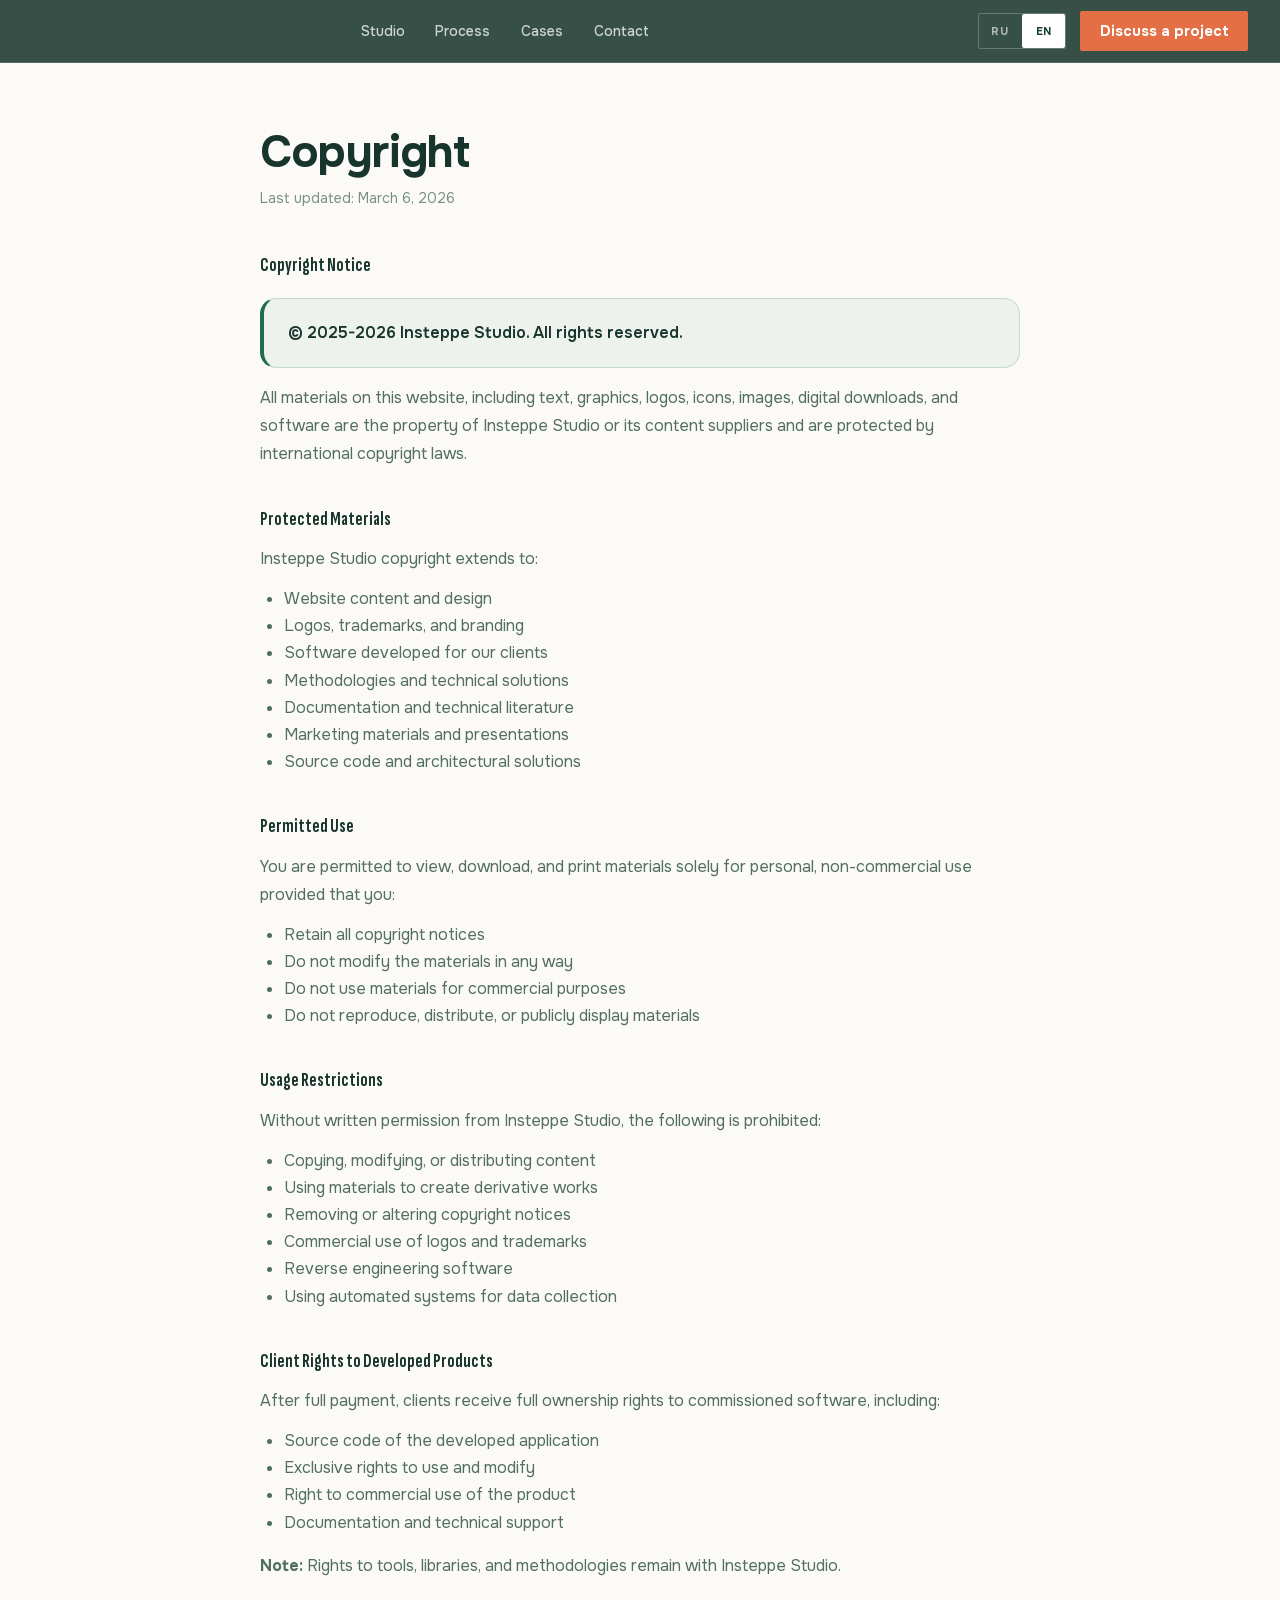
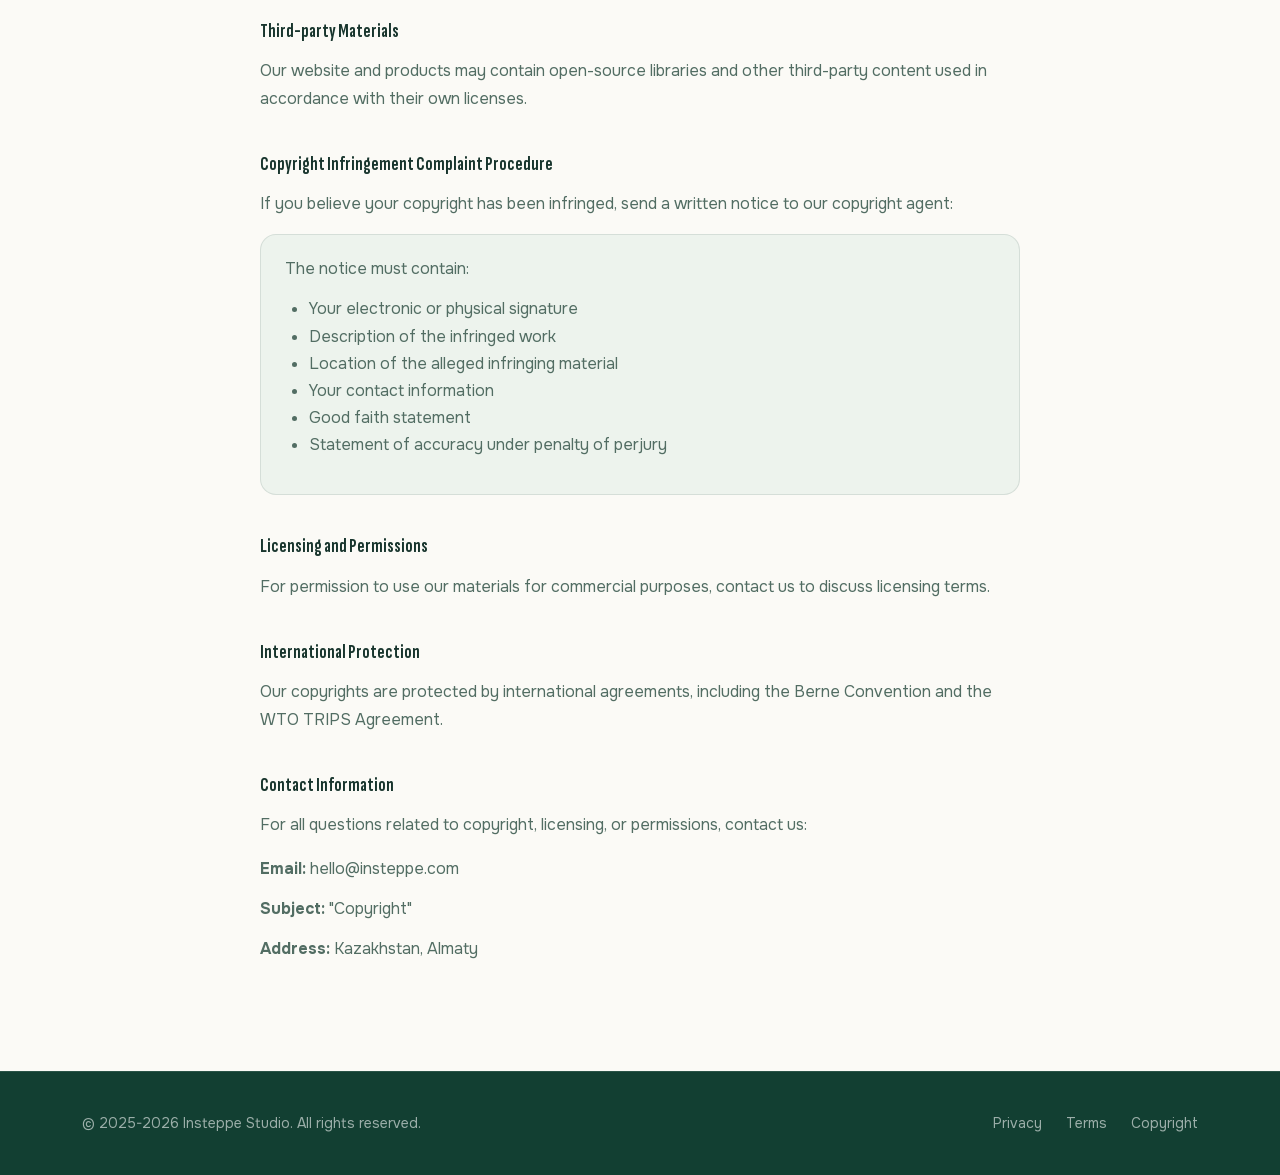
<file: copyright.html>
<!DOCTYPE html>
<html lang="en">
<head>
  <meta charset="UTF-8" />
  <meta name="viewport" content="width=device-width, initial-scale=1.0" />
  <title>Copyright - Insteppe Studio</title>
  <meta name="description" content="Copyright information for Insteppe Studio - intellectual property rights and usage terms." />
  <meta name="robots" content="noindex, follow" />
  <link rel="canonical" href="https://insteppe.com/copyright.html" />
  <meta property="og:type" content="website" />
  <meta property="og:url" content="https://insteppe.com/copyright.html" />
  <meta property="og:title" content="Copyright - Insteppe Studio" />
  <meta property="og:description" content="Copyright information for Insteppe Studio - intellectual property rights and usage terms." />
  <link rel="icon" type="image/png" sizes="32x32" href="/logo.png" />
  <link rel="stylesheet" href="/styles/brand.css" />
</head>
<body>

  <header class="site-header">
    <div class="header-inner container">
      <a href="/" aria-label="Insteppe Studio" class="header-logo">
        <img src="/logo.png" alt="Insteppe Studio" />
      </a>
      <nav class="header-nav">
        <a href="/#studio"   data-i18n="nav.studio">Studio</a>
        <a href="/#approach" data-i18n="nav.approach">Approach</a>
        <a href="/#cases"    data-i18n="nav.cases">Cases</a>
        <a href="/#contact"  data-i18n="nav.contact">Contact</a>
      </nav>
      <div class="header-actions">
        <div class="lang-switch">
          <button data-lang-btn="ru">RU</button>
          <button data-lang-btn="en">EN</button>
        </div>
        <a href="/#contact" class="btn btn-primary">
          <span data-i18n="header.cta">Discuss a project</span>
        </a>
      </div>
    </div>
  </header>

  <main class="legal-page">
    <div class="container">
      <div class="legal-content">
        <h1 data-i18n="copyright.title">Copyright</h1>
        <span class="legal-updated" data-i18n="copyright.updated">Last updated: March 6, 2026</span>

        <section>
          <h2 data-i18n="copyright.notice.title">Copyright Notice</h2>
          <div class="legal-notice">
            <p data-i18n="copyright.notice.text">© 2025-2026 Insteppe Studio. All rights reserved.</p>
          </div>
          <p data-i18n="copyright.notice.description">All materials on this website, including text, graphics, logos, icons, images, audio and video clips, digital downloads, data compilations, and software are the property of Insteppe Studio or its content suppliers and are protected by international copyright laws.</p>
        </section>

        <section>
          <h2 data-i18n="copyright.scope.title">Protected Materials</h2>
          <p data-i18n="copyright.scope.text">Insteppe Studio copyright extends to:</p>
          <ul data-i18n="copyright.scope.list">
            <li>Website content and design</li>
            <li>Logos, trademarks, and branding</li>
            <li>Software developed for our clients</li>
            <li>Methodologies and technical solutions</li>
            <li>Documentation and technical literature</li>
            <li>Marketing materials and presentations</li>
            <li>Source code and architectural solutions</li>
          </ul>
        </section>

        <section>
          <h2 data-i18n="copyright.permissions.title">Permitted Use</h2>
          <p data-i18n="copyright.permissions.text">You are permitted to view, download, and print materials from this site solely for personal, non-commercial use provided that you:</p>
          <ul data-i18n="copyright.permissions.list">
            <li>Retain all copyright notices</li>
            <li>Do not modify the materials in any way</li>
            <li>Do not use materials for commercial purposes</li>
            <li>Do not reproduce, distribute, or publicly display materials</li>
          </ul>
        </section>

        <section>
          <h2 data-i18n="copyright.restrictions.title">Usage Restrictions</h2>
          <p data-i18n="copyright.restrictions.text">Without written permission from Insteppe Studio, the following is prohibited:</p>
          <ul data-i18n="copyright.restrictions.list">
            <li>Copying, modifying, or distributing content</li>
            <li>Using materials to create derivative works</li>
            <li>Removing or altering copyright notices</li>
            <li>Commercial use of logos and trademarks</li>
            <li>Reverse engineering software</li>
            <li>Using automated systems for data collection</li>
          </ul>
        </section>

        <section>
          <h2 data-i18n="copyright.client.title">Client Rights to Developed Products</h2>
          <p data-i18n="copyright.client.text">After full payment of the project, clients receive full ownership rights to commissioned software, including:</p>
          <ul data-i18n="copyright.client.list">
            <li>Source code of the developed application</li>
            <li>Exclusive rights to use and modify</li>
            <li>Right to commercial use of the product</li>
            <li>Documentation and technical support</li>
          </ul>
          <p data-i18n="copyright.client.note"><strong>Note:</strong> Rights to tools, libraries, and methodologies used in the development process remain with Insteppe Studio.</p>
        </section>

        <section>
          <h2 data-i18n="copyright.third.title">Third-party Materials</h2>
          <p data-i18n="copyright.third.text">Our website and products may contain materials owned by third parties, including open-source libraries, fonts, images, and other content. Such materials are used in accordance with their own licenses and terms of use.</p>
        </section>

        <section>
          <h2 data-i18n="copyright.dmca.title">Copyright Infringement Complaint Procedure</h2>
          <p data-i18n="copyright.dmca.text">If you believe your copyright has been infringed, send a written notice to our copyright agent:</p>
          <div class="legal-box">
            <p data-i18n="copyright.dmca.requirements">The notice must contain:</p>
            <ul data-i18n="copyright.dmca.list">
              <li>Your electronic or physical signature</li>
              <li>Description of the infringed work</li>
              <li>Location of the alleged infringing material</li>
              <li>Your contact information</li>
              <li>Good faith statement</li>
              <li>Statement of accuracy under penalty of perjury</li>
            </ul>
          </div>
        </section>

        <section>
          <h2 data-i18n="copyright.licensing.title">Licensing and Permissions</h2>
          <p data-i18n="copyright.licensing.text">For permission to use our materials for commercial purposes or other uses beyond what is permitted, contact us to discuss licensing terms.</p>
        </section>

        <section>
          <h2 data-i18n="copyright.international.title">International Protection</h2>
          <p data-i18n="copyright.international.text">Our copyrights are protected by international agreements, including the Berne Convention for the Protection of Literary and Artistic Works and the WTO TRIPS Agreement.</p>
        </section>

        <section>
          <h2 data-i18n="copyright.contact.title">Contact Information</h2>
          <p data-i18n="copyright.contact.text">For all questions related to copyright, licensing, or permissions, contact us:</p>
          <div style="margin-top:1rem;">
            <p><strong>Email:</strong> hello@insteppe.com</p>
            <p><strong data-i18n="copyright.contact.subject">Subject:</strong> <span data-i18n="copyright.contact.subject_text">"Copyright"</span></p>
            <p><strong data-i18n="copyright.contact.address">Address:</strong> <span data-i18n="copyright.contact.address_text">Kazakhstan, Almaty</span></p>
          </div>
        </section>
      </div>
    </div>
  </main>

  <footer class="site-footer">
    <div class="container footer-inner">
      <span data-i18n="footer.copyright">© 2025-<span id="year"></span> Insteppe Studio. All rights reserved.</span>
      <div class="footer-links">
        <a href="/privacy.html"   data-i18n="footer.privacy">Privacy</a>
        <a href="/terms.html"     data-i18n="footer.terms">Terms</a>
        <a href="/copyright.html" data-i18n="footer.copyright_link">Copyright</a>
      </div>
    </div>
  </footer>

  <script>
    const yearEl = document.getElementById('year');
    yearEl.textContent = Math.max(new Date().getFullYear(), 2025);

    const translations = {
      ru: {
        'nav.studio': 'Студия', 'nav.approach': 'Процесс', 'nav.cases': 'Кейсы', 'nav.contact': 'Контакты',
        'header.cta': 'Обсудить задачу',
        'copyright.title': 'Авторские права',
        'copyright.updated': 'Последнее обновление: 6 марта 2026',
        'copyright.notice.title': 'Уведомление об авторских правах',
        'copyright.notice.text': '© 2025-2026 Insteppe Studio. Все права защищены.',
        'copyright.notice.description': 'Все материалы на данном сайте, включая текст, графику, логотипы, иконки и программное обеспечение, являются собственностью Insteppe Studio и защищены международными законами об авторском праве.',
        'copyright.scope.title': 'Охраняемые материалы',
        'copyright.scope.text': 'Авторские права Insteppe Studio распространяются на:',
        'copyright.scope.list': '<li>Содержимое сайта и его дизайн</li><li>Логотипы, торговые марки и фирменный стиль</li><li>Программное обеспечение для клиентов</li><li>Методологии и технические решения</li><li>Документацию и техническую литературу</li><li>Маркетинговые материалы</li><li>Исходный код и архитектурные решения</li>',
        'copyright.permissions.title': 'Разрешённое использование',
        'copyright.permissions.text': 'Вам разрешается просматривать и печатать материалы исключительно для личного некоммерческого использования при условии, что вы:',
        'copyright.permissions.list': '<li>Сохраняете уведомления об авторских правах</li><li>Не изменяете материалы</li><li>Не используете материалы для коммерческих целей</li><li>Не воспроизводите и не распространяете материалы публично</li>',
        'copyright.restrictions.title': 'Ограничения использования',
        'copyright.restrictions.text': 'Без письменного разрешения Insteppe Studio запрещено:',
        'copyright.restrictions.list': '<li>Копирование, модификация или распространение контента</li><li>Создание производных работ</li><li>Удаление уведомлений об авторских правах</li><li>Коммерческое использование логотипов</li><li>Обратная разработка ПО</li><li>Автоматизированный сбор данных</li>',
        'copyright.client.title': 'Права клиентов на разработанные продукты',
        'copyright.client.text': 'После полной оплаты клиенты получают полные права на заказанное ПО, включая:',
        'copyright.client.list': '<li>Исходный код приложения</li><li>Исключительные права на использование и модификацию</li><li>Право на коммерческое использование</li><li>Документацию и техническую поддержку</li>',
        'copyright.client.note': '<strong>Примечание:</strong> Права на инструменты и методологии остаются за Insteppe Studio.',
        'copyright.third.title': 'Материалы третьих лиц',
        'copyright.third.text': 'Сайт и продукты могут содержать open-source компоненты, используемые в соответствии с их лицензиями.',
        'copyright.dmca.title': 'Процедура подачи жалоб на нарушение авторских прав',
        'copyright.dmca.text': 'Если ваши авторские права были нарушены, отправьте письменное уведомление нашему агенту:',
        'copyright.dmca.requirements': 'Уведомление должно содержать:',
        'copyright.dmca.list': '<li>Вашу подпись</li><li>Описание нарушенной работы</li><li>Местоположение нарушающего материала</li><li>Ваши контактные данные</li><li>Заявление о добросовестности</li><li>Заявление о точности информации</li>',
        'copyright.licensing.title': 'Лицензирование и разрешения',
        'copyright.licensing.text': 'Для использования наших материалов в коммерческих целях свяжитесь с нами для обсуждения условий.',
        'copyright.international.title': 'Международная защита',
        'copyright.international.text': 'Наши права защищены международными соглашениями, включая Бернскую конвенцию и соглашение TRIPS.',
        'copyright.contact.title': 'Контактная информация',
        'copyright.contact.text': 'По вопросам авторских прав и лицензирования обращайтесь к нам:',
        'copyright.contact.subject': 'Тема письма:', 'copyright.contact.subject_text': '"Авторские права"',
        'copyright.contact.address': 'Адрес:', 'copyright.contact.address_text': 'Казахстан, Алматы',
        'footer.copyright': '© 2025-2026 Insteppe Studio. Все права защищены.',
        'footer.privacy': 'Конфиденциальность', 'footer.terms': 'Условия', 'footer.copyright_link': 'Авторские права'
      },
      en: {
        'nav.studio': 'Studio', 'nav.approach': 'Process', 'nav.cases': 'Cases', 'nav.contact': 'Contact',
        'header.cta': 'Discuss a project',
        'copyright.title': 'Copyright',
        'copyright.updated': 'Last updated: March 6, 2026',
        'copyright.notice.title': 'Copyright Notice',
        'copyright.notice.text': '© 2025-2026 Insteppe Studio. All rights reserved.',
        'copyright.notice.description': 'All materials on this website, including text, graphics, logos, icons, images, digital downloads, and software are the property of Insteppe Studio or its content suppliers and are protected by international copyright laws.',
        'copyright.scope.title': 'Protected Materials',
        'copyright.scope.text': 'Insteppe Studio copyright extends to:',
        'copyright.scope.list': '<li>Website content and design</li><li>Logos, trademarks, and branding</li><li>Software developed for our clients</li><li>Methodologies and technical solutions</li><li>Documentation and technical literature</li><li>Marketing materials and presentations</li><li>Source code and architectural solutions</li>',
        'copyright.permissions.title': 'Permitted Use',
        'copyright.permissions.text': 'You are permitted to view, download, and print materials solely for personal, non-commercial use provided that you:',
        'copyright.permissions.list': '<li>Retain all copyright notices</li><li>Do not modify the materials in any way</li><li>Do not use materials for commercial purposes</li><li>Do not reproduce, distribute, or publicly display materials</li>',
        'copyright.restrictions.title': 'Usage Restrictions',
        'copyright.restrictions.text': 'Without written permission from Insteppe Studio, the following is prohibited:',
        'copyright.restrictions.list': '<li>Copying, modifying, or distributing content</li><li>Using materials to create derivative works</li><li>Removing or altering copyright notices</li><li>Commercial use of logos and trademarks</li><li>Reverse engineering software</li><li>Using automated systems for data collection</li>',
        'copyright.client.title': 'Client Rights to Developed Products',
        'copyright.client.text': 'After full payment, clients receive full ownership rights to commissioned software, including:',
        'copyright.client.list': '<li>Source code of the developed application</li><li>Exclusive rights to use and modify</li><li>Right to commercial use of the product</li><li>Documentation and technical support</li>',
        'copyright.client.note': '<strong>Note:</strong> Rights to tools, libraries, and methodologies remain with Insteppe Studio.',
        'copyright.third.title': 'Third-party Materials',
        'copyright.third.text': 'Our website and products may contain open-source libraries and other third-party content used in accordance with their own licenses.',
        'copyright.dmca.title': 'Copyright Infringement Complaint Procedure',
        'copyright.dmca.text': 'If you believe your copyright has been infringed, send a written notice to our copyright agent:',
        'copyright.dmca.requirements': 'The notice must contain:',
        'copyright.dmca.list': '<li>Your electronic or physical signature</li><li>Description of the infringed work</li><li>Location of the alleged infringing material</li><li>Your contact information</li><li>Good faith statement</li><li>Statement of accuracy under penalty of perjury</li>',
        'copyright.licensing.title': 'Licensing and Permissions',
        'copyright.licensing.text': 'For permission to use our materials for commercial purposes, contact us to discuss licensing terms.',
        'copyright.international.title': 'International Protection',
        'copyright.international.text': 'Our copyrights are protected by international agreements, including the Berne Convention and the WTO TRIPS Agreement.',
        'copyright.contact.title': 'Contact Information',
        'copyright.contact.text': 'For all questions related to copyright, licensing, or permissions, contact us:',
        'copyright.contact.subject': 'Subject:', 'copyright.contact.subject_text': '"Copyright"',
        'copyright.contact.address': 'Address:', 'copyright.contact.address_text': 'Kazakhstan, Almaty',
        'footer.copyright': '© 2025-2026 Insteppe Studio. All rights reserved.',
        'footer.privacy': 'Privacy', 'footer.terms': 'Terms', 'footer.copyright_link': 'Copyright'
      }
    };

    let currentLang = localStorage.getItem('insteppe-lang') || 'en';
    const langButtons = document.querySelectorAll('[data-lang-btn]');

    function applyLanguage(lang) {
      currentLang = lang;
      localStorage.setItem('insteppe-lang', lang);
      document.documentElement.setAttribute('lang', lang === 'ru' ? 'ru' : 'en');
      document.title = lang === 'ru' ? 'Авторские права - Insteppe Studio' : 'Copyright - Insteppe Studio';
      langButtons.forEach(btn => btn.classList.toggle('is-active', btn.dataset.langBtn === lang));
      document.querySelectorAll('[data-i18n]').forEach(el => {
        const key = el.dataset.i18n;
        if (translations[lang][key] !== undefined) el.innerHTML = translations[lang][key];
      });
    }

    langButtons.forEach(btn => btn.addEventListener('click', () => {
      if (btn.dataset.langBtn !== currentLang) applyLanguage(btn.dataset.langBtn);
    }));

    applyLanguage(currentLang);
  </script>
</body>
</html>
</file>
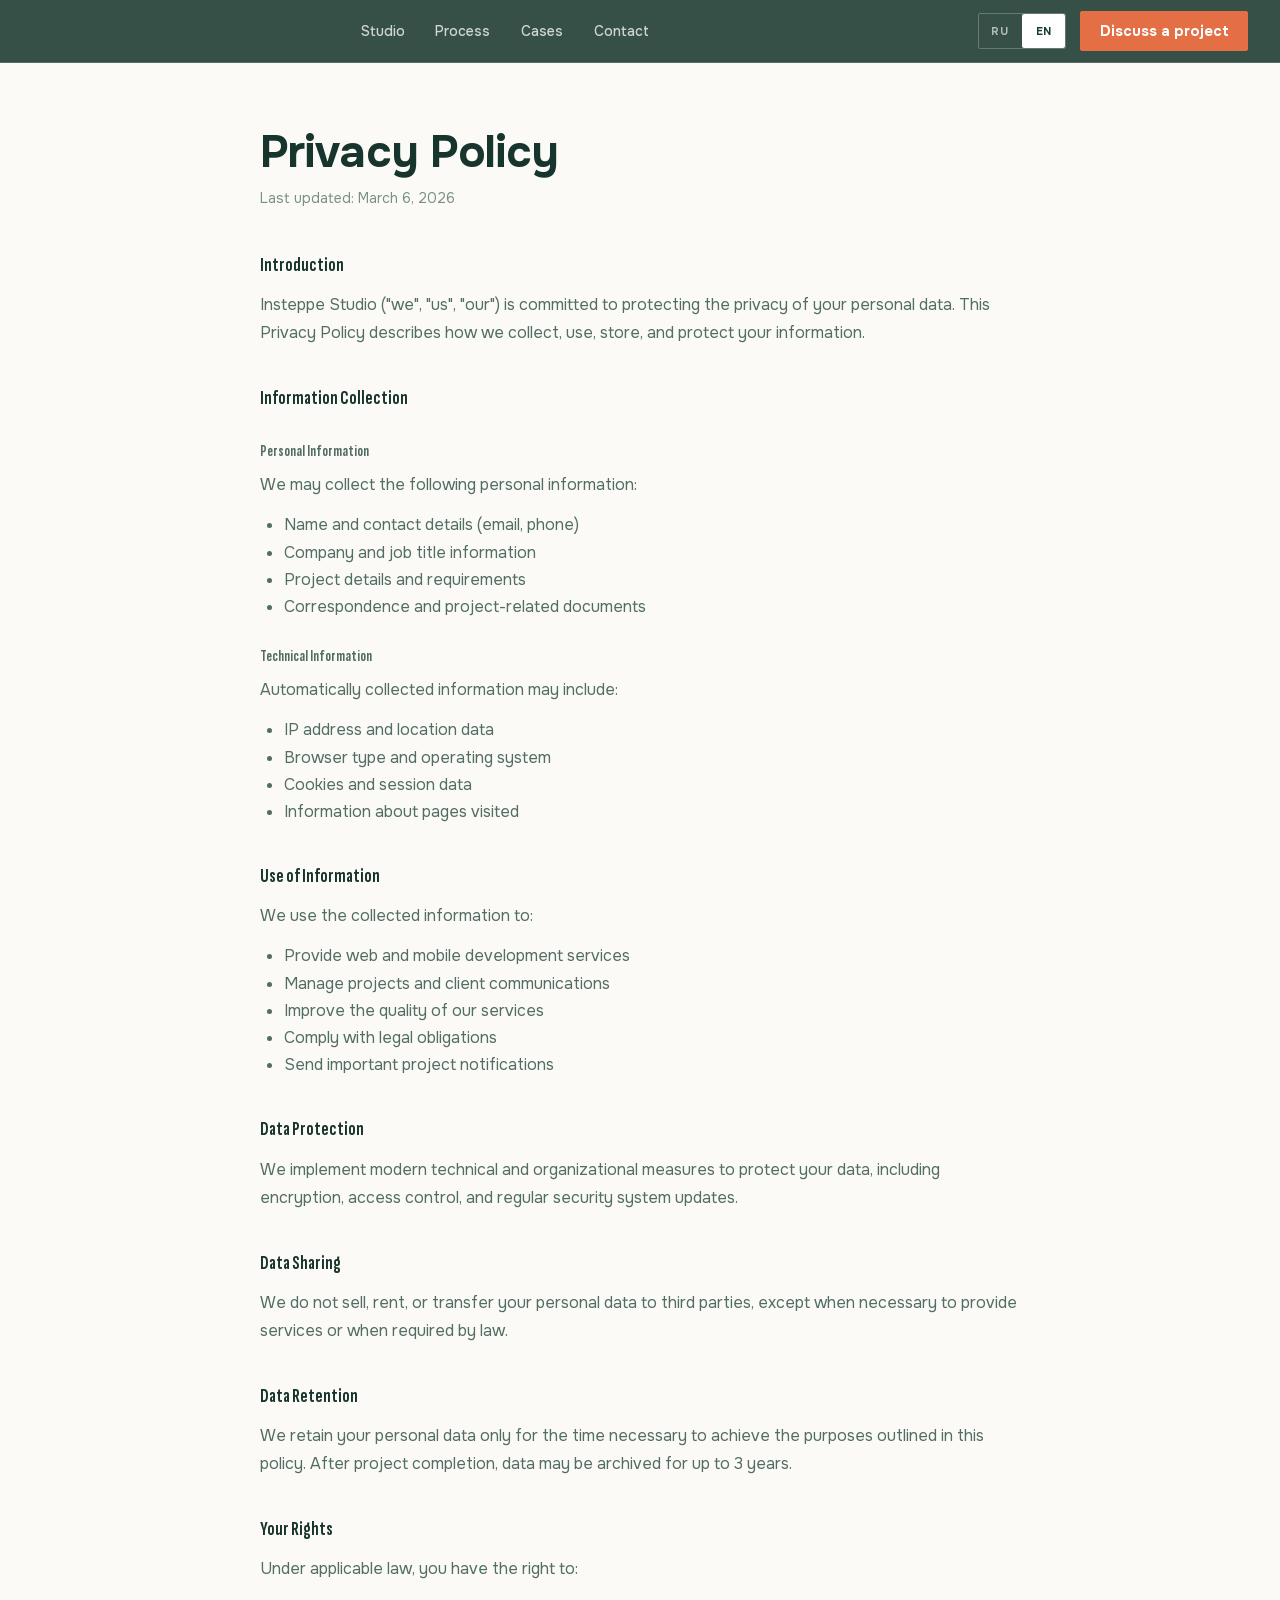
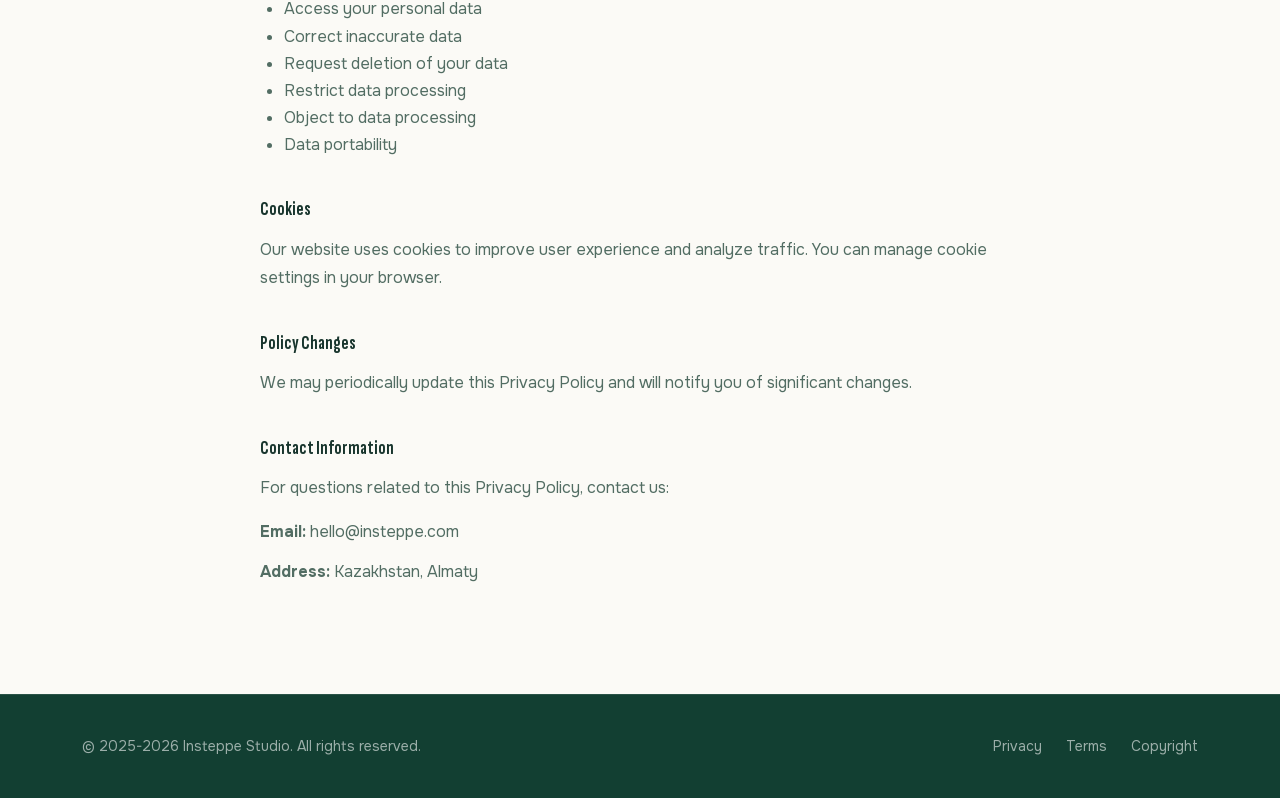
<file: privacy.html>
<!DOCTYPE html>
<html lang="en">
<head>
  <meta charset="UTF-8" />
  <meta name="viewport" content="width=device-width, initial-scale=1.0" />
  <title>Privacy Policy - Insteppe Studio</title>
  <meta name="description" content="Privacy Policy for Insteppe Studio - how we collect, use, and protect your personal information." />
  <meta name="robots" content="noindex, follow" />
  <link rel="canonical" href="https://insteppe.com/privacy.html" />
  <meta property="og:type" content="website" />
  <meta property="og:url" content="https://insteppe.com/privacy.html" />
  <meta property="og:title" content="Privacy Policy - Insteppe Studio" />
  <meta property="og:description" content="Privacy Policy for Insteppe Studio - how we collect, use, and protect your personal information." />
  <link rel="icon" type="image/png" sizes="32x32" href="/logo.png" />
  <link rel="stylesheet" href="/styles/brand.css" />
</head>
<body>

  <header class="site-header">
    <div class="header-inner container">
      <a href="/" aria-label="Insteppe Studio" class="header-logo">
        <img src="/logo.png" alt="Insteppe Studio" />
      </a>
      <nav class="header-nav">
        <a href="/#studio"   data-i18n="nav.studio">Studio</a>
        <a href="/#approach" data-i18n="nav.approach">Approach</a>
        <a href="/#cases"    data-i18n="nav.cases">Cases</a>
        <a href="/#contact"  data-i18n="nav.contact">Contact</a>
      </nav>
      <div class="header-actions">
        <div class="lang-switch">
          <button data-lang-btn="ru">RU</button>
          <button data-lang-btn="en">EN</button>
        </div>
        <a href="/#contact" class="btn btn-primary">
          <span data-i18n="header.cta">Discuss a project</span>
        </a>
      </div>
    </div>
  </header>

  <main class="legal-page">
    <div class="container">
      <div class="legal-content">
        <h1 data-i18n="privacy.title">Privacy Policy</h1>
        <span class="legal-updated" data-i18n="privacy.updated">Last updated: March 6, 2026</span>

        <section>
          <h2 data-i18n="privacy.intro.title">Introduction</h2>
          <p data-i18n="privacy.intro.text">Insteppe Studio ("we", "us", "our") is committed to protecting the privacy of your personal data. This Privacy Policy describes how we collect, use, store, and protect the information you provide when using our website and services.</p>
        </section>

        <section>
          <h2 data-i18n="privacy.collection.title">Information Collection</h2>
          <h3 data-i18n="privacy.collection.personal.title">Personal Information</h3>
          <p data-i18n="privacy.collection.personal.text">We may collect the following personal information:</p>
          <ul data-i18n="privacy.collection.personal.list">
            <li>Name and contact details (email, phone)</li>
            <li>Company and job title information</li>
            <li>Project details and requirements</li>
            <li>Correspondence and project-related documents</li>
          </ul>
          <h3 data-i18n="privacy.collection.technical.title">Technical Information</h3>
          <p data-i18n="privacy.collection.technical.text">Automatically collected information may include:</p>
          <ul data-i18n="privacy.collection.technical.list">
            <li>IP address and location data</li>
            <li>Browser type and operating system</li>
            <li>Cookies and session data</li>
            <li>Information about pages visited</li>
          </ul>
        </section>

        <section>
          <h2 data-i18n="privacy.usage.title">Use of Information</h2>
          <p data-i18n="privacy.usage.text">We use the collected information to:</p>
          <ul data-i18n="privacy.usage.list">
            <li>Provide web and mobile development services</li>
            <li>Manage projects and client communications</li>
            <li>Improve the quality of our services</li>
            <li>Comply with legal obligations</li>
            <li>Send important project notifications</li>
          </ul>
        </section>

        <section>
          <h2 data-i18n="privacy.protection.title">Data Protection</h2>
          <p data-i18n="privacy.protection.text">We implement modern technical and organizational measures to protect your data, including encryption, access control, and regular security system updates. Access to personal data is limited to employees who need it to perform their job duties.</p>
        </section>

        <section>
          <h2 data-i18n="privacy.sharing.title">Data Sharing</h2>
          <p data-i18n="privacy.sharing.text">We do not sell, rent, or transfer your personal data to third parties, except when necessary to provide services (e.g., hosting providers) or when required by law.</p>
        </section>

        <section>
          <h2 data-i18n="privacy.retention.title">Data Retention</h2>
          <p data-i18n="privacy.retention.text">We retain your personal data only for the time necessary to achieve the purposes outlined in this policy or as required by law. After project completion, data may be archived for up to 3 years for support purposes.</p>
        </section>

        <section>
          <h2 data-i18n="privacy.rights.title">Your Rights</h2>
          <p data-i18n="privacy.rights.text">Under applicable law, you have the right to:</p>
          <ul data-i18n="privacy.rights.list">
            <li>Access your personal data</li>
            <li>Correct inaccurate data</li>
            <li>Request deletion of your data</li>
            <li>Restrict data processing</li>
            <li>Object to data processing</li>
            <li>Data portability</li>
          </ul>
        </section>

        <section>
          <h2 data-i18n="privacy.cookies.title">Cookies</h2>
          <p data-i18n="privacy.cookies.text">Our website uses cookies to improve user experience and analyze traffic. You can manage cookie settings in your browser, but disabling them may affect site functionality.</p>
        </section>

        <section>
          <h2 data-i18n="privacy.changes.title">Policy Changes</h2>
          <p data-i18n="privacy.changes.text">We may periodically update this Privacy Policy. We will notify you of significant changes via email or by posting a notice on our website.</p>
        </section>

        <section>
          <h2 data-i18n="privacy.contact.title">Contact Information</h2>
          <p data-i18n="privacy.contact.text">For questions related to this Privacy Policy or processing of your personal data, contact us:</p>
          <div style="margin-top:1rem;">
            <p><strong>Email:</strong> hello@insteppe.com</p>
            <p><strong data-i18n="privacy.contact.address">Address:</strong> <span data-i18n="privacy.contact.address_text">Kazakhstan, Almaty</span></p>
          </div>
        </section>
      </div>
    </div>
  </main>

  <footer class="site-footer">
    <div class="container footer-inner">
      <span data-i18n="footer.copyright">© 2025-<span id="year"></span> Insteppe Studio. All rights reserved.</span>
      <div class="footer-links">
        <a href="/privacy.html"   data-i18n="footer.privacy">Privacy</a>
        <a href="/terms.html"     data-i18n="footer.terms">Terms</a>
        <a href="/copyright.html" data-i18n="footer.copyright_link">Copyright</a>
      </div>
    </div>
  </footer>

  <script>
    const yearEl = document.getElementById('year');
    yearEl.textContent = Math.max(new Date().getFullYear(), 2025);

    const translations = {
      ru: {
        'nav.studio': 'Студия', 'nav.approach': 'Процесс', 'nav.cases': 'Кейсы', 'nav.contact': 'Контакты',
        'header.cta': 'Обсудить задачу',
        'privacy.title': 'Политика конфиденциальности',
        'privacy.updated': 'Последнее обновление: 6 марта 2026',
        'privacy.intro.title': 'Введение',
        'privacy.intro.text': 'Insteppe Studio («мы», «нас», «наша») обязуется защищать конфиденциальность ваших личных данных. Данная Политика описывает, как мы собираем, используем, храним и защищаем информацию.',
        'privacy.collection.title': 'Сбор информации',
        'privacy.collection.personal.title': 'Личная информация',
        'privacy.collection.personal.text': 'Мы можем собирать следующую личную информацию:',
        'privacy.collection.personal.list': '<li>Имя и контактные данные (email, телефон)</li><li>Информацию о компании и должности</li><li>Детали проекта и требования</li><li>Переписку и документы, связанные с проектом</li>',
        'privacy.collection.technical.title': 'Техническая информация',
        'privacy.collection.technical.text': 'Автоматически собираемая информация может включать:',
        'privacy.collection.technical.list': '<li>IP-адрес и данные о местоположении</li><li>Тип браузера и операционной системы</li><li>Файлы cookies и данные сессий</li><li>Информацию о посещённых страницах</li>',
        'privacy.usage.title': 'Использование информации',
        'privacy.usage.text': 'Мы используем собранную информацию для:',
        'privacy.usage.list': '<li>Предоставления услуг разработки</li><li>Управления проектами и коммуникаций с клиентами</li><li>Улучшения качества услуг</li><li>Соблюдения правовых обязательств</li><li>Отправки важных уведомлений</li>',
        'privacy.protection.title': 'Защита данных',
        'privacy.protection.text': 'Мы применяем современные технические и организационные меры защиты данных, включая шифрование и контроль доступа.',
        'privacy.sharing.title': 'Передача данных',
        'privacy.sharing.text': 'Мы не продаём и не передаём ваши данные третьим лицам, кроме случаев, необходимых для предоставления услуг или требуемых законом.',
        'privacy.retention.title': 'Хранение данных',
        'privacy.retention.text': 'Мы храним данные только в течение времени, необходимого для достижения указанных целей. После завершения проекта данные могут храниться до 3 лет.',
        'privacy.rights.title': 'Ваши права',
        'privacy.rights.text': 'В соответствии с применимым законодательством, вы имеете право:',
        'privacy.rights.list': '<li>Получать доступ к своим данным</li><li>Исправлять неточные данные</li><li>Запрашивать удаление данных</li><li>Ограничивать обработку</li><li>Возражать против обработки</li><li>Переносить данные</li>',
        'privacy.cookies.title': 'Файлы cookies',
        'privacy.cookies.text': 'Наш сайт использует cookies для улучшения опыта и анализа трафика. Вы можете управлять настройками в браузере.',
        'privacy.changes.title': 'Изменения в политике',
        'privacy.changes.text': 'Мы можем периодически обновлять данную политику и уведомим вас о существенных изменениях.',
        'privacy.contact.title': 'Контактная информация',
        'privacy.contact.text': 'По вопросам конфиденциальности обращайтесь к нам:',
        'privacy.contact.address': 'Адрес:', 'privacy.contact.address_text': 'Казахстан, Алматы',
        'footer.copyright': '© 2025-2026 Insteppe Studio. Все права защищены.',
        'footer.privacy': 'Конфиденциальность', 'footer.terms': 'Условия', 'footer.copyright_link': 'Авторские права'
      },
      en: {
        'nav.studio': 'Studio', 'nav.approach': 'Process', 'nav.cases': 'Cases', 'nav.contact': 'Contact',
        'header.cta': 'Discuss a project',
        'privacy.title': 'Privacy Policy',
        'privacy.updated': 'Last updated: March 6, 2026',
        'privacy.intro.title': 'Introduction',
        'privacy.intro.text': 'Insteppe Studio ("we", "us", "our") is committed to protecting the privacy of your personal data. This Privacy Policy describes how we collect, use, store, and protect your information.',
        'privacy.collection.title': 'Information Collection',
        'privacy.collection.personal.title': 'Personal Information',
        'privacy.collection.personal.text': 'We may collect the following personal information:',
        'privacy.collection.personal.list': '<li>Name and contact details (email, phone)</li><li>Company and job title information</li><li>Project details and requirements</li><li>Correspondence and project-related documents</li>',
        'privacy.collection.technical.title': 'Technical Information',
        'privacy.collection.technical.text': 'Automatically collected information may include:',
        'privacy.collection.technical.list': '<li>IP address and location data</li><li>Browser type and operating system</li><li>Cookies and session data</li><li>Information about pages visited</li>',
        'privacy.usage.title': 'Use of Information',
        'privacy.usage.text': 'We use the collected information to:',
        'privacy.usage.list': '<li>Provide web and mobile development services</li><li>Manage projects and client communications</li><li>Improve the quality of our services</li><li>Comply with legal obligations</li><li>Send important project notifications</li>',
        'privacy.protection.title': 'Data Protection',
        'privacy.protection.text': 'We implement modern technical and organizational measures to protect your data, including encryption, access control, and regular security system updates.',
        'privacy.sharing.title': 'Data Sharing',
        'privacy.sharing.text': 'We do not sell, rent, or transfer your personal data to third parties, except when necessary to provide services or when required by law.',
        'privacy.retention.title': 'Data Retention',
        'privacy.retention.text': 'We retain your personal data only for the time necessary to achieve the purposes outlined in this policy. After project completion, data may be archived for up to 3 years.',
        'privacy.rights.title': 'Your Rights',
        'privacy.rights.text': 'Under applicable law, you have the right to:',
        'privacy.rights.list': '<li>Access your personal data</li><li>Correct inaccurate data</li><li>Request deletion of your data</li><li>Restrict data processing</li><li>Object to data processing</li><li>Data portability</li>',
        'privacy.cookies.title': 'Cookies',
        'privacy.cookies.text': 'Our website uses cookies to improve user experience and analyze traffic. You can manage cookie settings in your browser.',
        'privacy.changes.title': 'Policy Changes',
        'privacy.changes.text': 'We may periodically update this Privacy Policy and will notify you of significant changes.',
        'privacy.contact.title': 'Contact Information',
        'privacy.contact.text': 'For questions related to this Privacy Policy, contact us:',
        'privacy.contact.address': 'Address:', 'privacy.contact.address_text': 'Kazakhstan, Almaty',
        'footer.copyright': '© 2025-2026 Insteppe Studio. All rights reserved.',
        'footer.privacy': 'Privacy', 'footer.terms': 'Terms', 'footer.copyright_link': 'Copyright'
      }
    };

    let currentLang = localStorage.getItem('insteppe-lang') || 'en';
    const langButtons = document.querySelectorAll('[data-lang-btn]');

    function applyLanguage(lang) {
      currentLang = lang;
      localStorage.setItem('insteppe-lang', lang);
      document.documentElement.setAttribute('lang', lang === 'ru' ? 'ru' : 'en');
      document.title = lang === 'ru' ? 'Политика конфиденциальности - Insteppe Studio' : 'Privacy Policy - Insteppe Studio';
      langButtons.forEach(btn => btn.classList.toggle('is-active', btn.dataset.langBtn === lang));
      document.querySelectorAll('[data-i18n]').forEach(el => {
        const key = el.dataset.i18n;
        if (translations[lang][key] !== undefined) el.innerHTML = translations[lang][key];
      });
    }

    langButtons.forEach(btn => btn.addEventListener('click', () => {
      if (btn.dataset.langBtn !== currentLang) applyLanguage(btn.dataset.langBtn);
    }));

    applyLanguage(currentLang);
  </script>
</body>
</html>
</file>
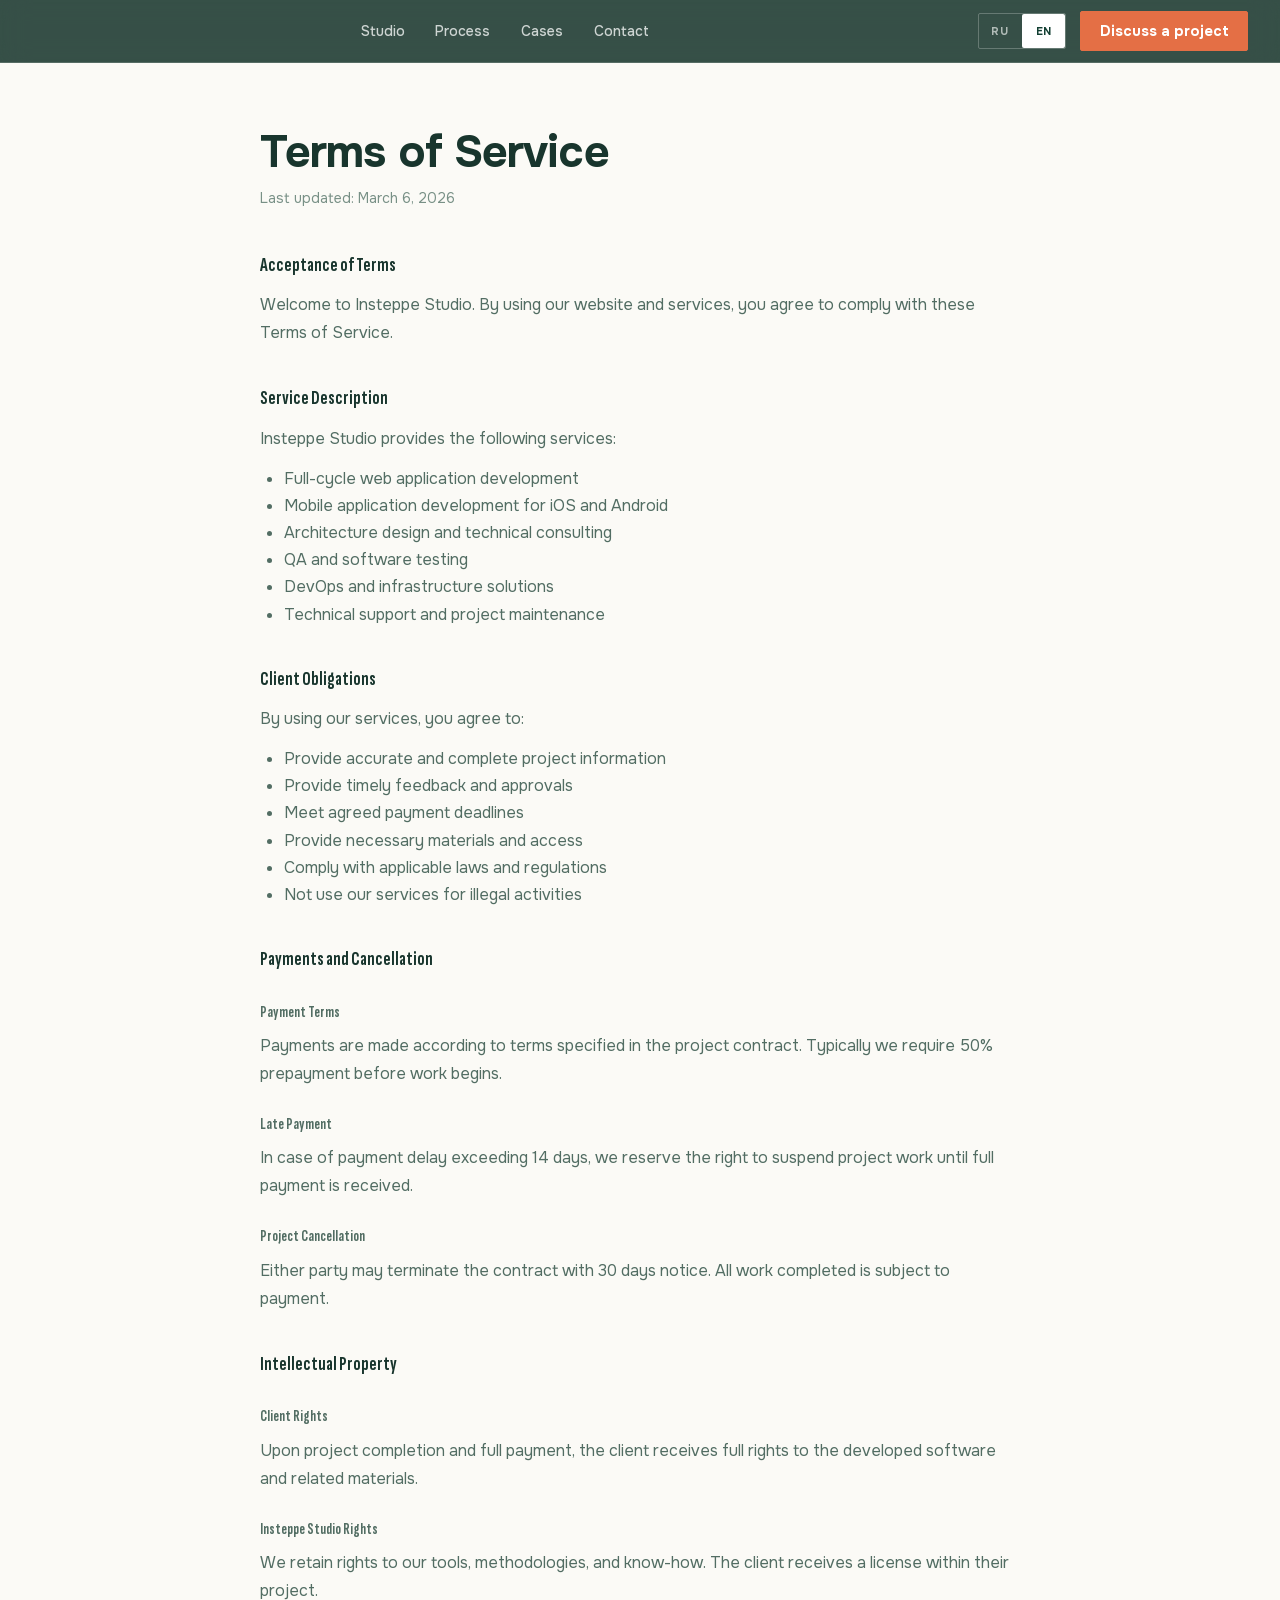
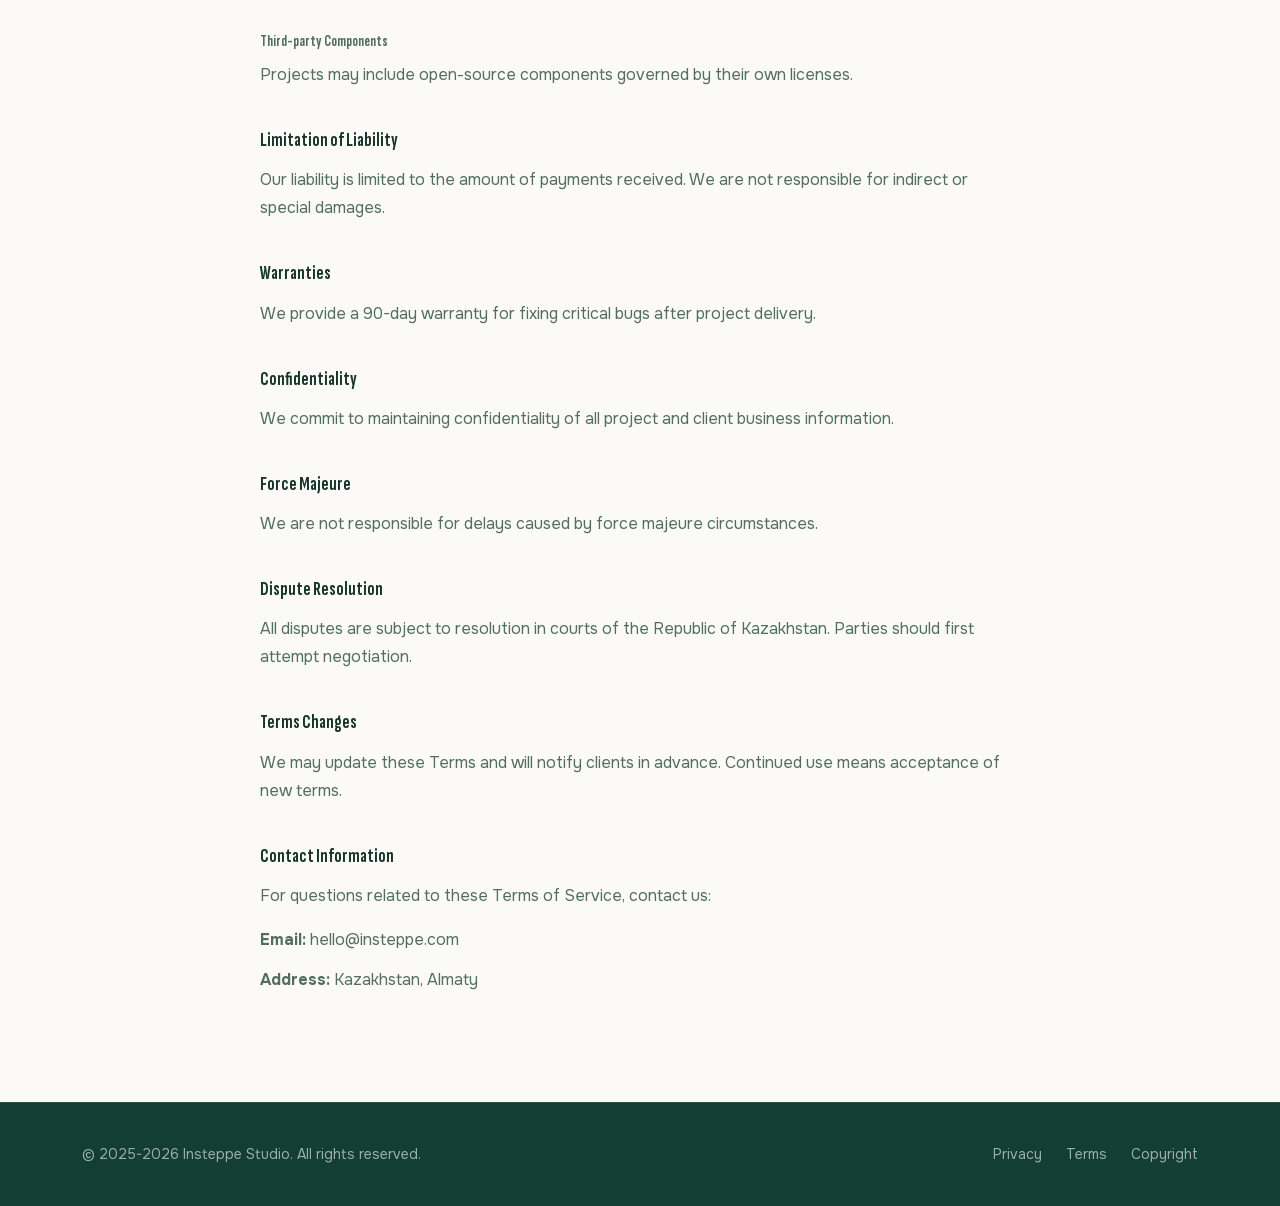
<file: terms.html>
<!DOCTYPE html>
<html lang="en">
<head>
  <meta charset="UTF-8" />
  <meta name="viewport" content="width=device-width, initial-scale=1.0" />
  <title>Terms of Service - Insteppe Studio</title>
  <meta name="description" content="Terms of Service for Insteppe Studio - terms and conditions for using our services." />
  <meta name="robots" content="noindex, follow" />
  <link rel="canonical" href="https://insteppe.com/terms.html" />
  <meta property="og:type" content="website" />
  <meta property="og:url" content="https://insteppe.com/terms.html" />
  <meta property="og:title" content="Terms of Service - Insteppe Studio" />
  <meta property="og:description" content="Terms of Service for Insteppe Studio - terms and conditions for using our services." />
  <link rel="icon" type="image/png" sizes="32x32" href="/logo.png" />
  <link rel="stylesheet" href="/styles/brand.css" />
</head>
<body>

  <header class="site-header">
    <div class="header-inner container">
      <a href="/" aria-label="Insteppe Studio" class="header-logo">
        <img src="/logo.png" alt="Insteppe Studio" />
      </a>
      <nav class="header-nav">
        <a href="/#studio"   data-i18n="nav.studio">Studio</a>
        <a href="/#approach" data-i18n="nav.approach">Approach</a>
        <a href="/#cases"    data-i18n="nav.cases">Cases</a>
        <a href="/#contact"  data-i18n="nav.contact">Contact</a>
      </nav>
      <div class="header-actions">
        <div class="lang-switch">
          <button data-lang-btn="ru">RU</button>
          <button data-lang-btn="en">EN</button>
        </div>
        <a href="/#contact" class="btn btn-primary">
          <span data-i18n="header.cta">Discuss a project</span>
        </a>
      </div>
    </div>
  </header>

  <main class="legal-page">
    <div class="container">
      <div class="legal-content">
        <h1 data-i18n="terms.title">Terms of Service</h1>
        <span class="legal-updated" data-i18n="terms.updated">Last updated: March 6, 2026</span>

        <section>
          <h2 data-i18n="terms.intro.title">Acceptance of Terms</h2>
          <p data-i18n="terms.intro.text">Welcome to Insteppe Studio. By using our website and services, you agree to comply with these Terms of Service. If you do not agree with any part of these terms, please do not use our services.</p>
        </section>

        <section>
          <h2 data-i18n="terms.services.title">Service Description</h2>
          <p data-i18n="terms.services.text">Insteppe Studio provides the following services:</p>
          <ul data-i18n="terms.services.list">
            <li>Full-cycle web application development</li>
            <li>Mobile application development for iOS and Android</li>
            <li>Architecture design and technical consulting</li>
            <li>QA and software testing</li>
            <li>DevOps and infrastructure solutions</li>
            <li>Technical support and project maintenance</li>
          </ul>
        </section>

        <section>
          <h2 data-i18n="terms.client.title">Client Obligations</h2>
          <p data-i18n="terms.client.text">By using our services, you agree to:</p>
          <ul data-i18n="terms.client.list">
            <li>Provide accurate and complete project information</li>
            <li>Provide timely feedback and approvals</li>
            <li>Meet agreed payment deadlines</li>
            <li>Provide necessary materials and access</li>
            <li>Comply with applicable laws and regulations</li>
            <li>Not use our services for illegal activities</li>
          </ul>
        </section>

        <section>
          <h2 data-i18n="terms.payment.title">Payments and Cancellation</h2>
          <h3 data-i18n="terms.payment.terms.title">Payment Terms</h3>
          <p data-i18n="terms.payment.terms.text">Payments are made according to terms specified in the project contract. Typically we require 50% prepayment before work begins and the remaining amount upon completion of project stages.</p>
          <h3 data-i18n="terms.payment.late.title">Late Payment</h3>
          <p data-i18n="terms.payment.late.text">In case of payment delay exceeding 14 days, we reserve the right to suspend project work until full payment is received.</p>
          <h3 data-i18n="terms.payment.cancellation.title">Project Cancellation</h3>
          <p data-i18n="terms.payment.cancellation.text">Either party may terminate the contract with 30 days notice. In case of client cancellation, all work completed up to the cancellation date is subject to payment.</p>
        </section>

        <section>
          <h2 data-i18n="terms.ip.title">Intellectual Property</h2>
          <h3 data-i18n="terms.ip.client.title">Client Rights</h3>
          <p data-i18n="terms.ip.client.text">Upon project completion and full payment, the client receives full rights to the software developed for them and related materials.</p>
          <h3 data-i18n="terms.ip.company.title">Insteppe Studio Rights</h3>
          <p data-i18n="terms.ip.company.text">We retain rights to our tools, methodologies, code templates, and know-how used in the development process. The client receives a license to use these components within their project.</p>
          <h3 data-i18n="terms.ip.third.title">Third-party Components</h3>
          <p data-i18n="terms.ip.third.text">Projects may include open-source components and third-party libraries governed by their own licenses.</p>
        </section>

        <section>
          <h2 data-i18n="terms.liability.title">Limitation of Liability</h2>
          <p data-i18n="terms.liability.text">Our liability is limited to the amount of payments received from the client for the corresponding project. We are not responsible for indirect, incidental, or special damages, including loss of profit or data.</p>
        </section>

        <section>
          <h2 data-i18n="terms.warranty.title">Warranties</h2>
          <p data-i18n="terms.warranty.text">We provide a 90-day warranty for fixing critical bugs in developed software after project delivery. The warranty does not cover changes in requirements or functionality.</p>
        </section>

        <section>
          <h2 data-i18n="terms.confidentiality.title">Confidentiality</h2>
          <p data-i18n="terms.confidentiality.text">We commit to maintaining confidentiality of all project and client business information. Details of personal data processing are described in our Privacy Policy.</p>
        </section>

        <section>
          <h2 data-i18n="terms.force.title">Force Majeure</h2>
          <p data-i18n="terms.force.text">We are not responsible for delays or non-performance of obligations caused by force majeure circumstances, including natural disasters, wars, government actions, or technical failures.</p>
        </section>

        <section>
          <h2 data-i18n="terms.disputes.title">Dispute Resolution</h2>
          <p data-i18n="terms.disputes.text">All disputes arising from these terms are subject to resolution in courts of the Republic of Kazakhstan. Parties should first attempt to settle disputes through negotiation.</p>
        </section>

        <section>
          <h2 data-i18n="terms.changes.title">Terms Changes</h2>
          <p data-i18n="terms.changes.text">We may update these Terms of Service and will notify clients of significant changes in advance. Continued use of our services after changes means acceptance of new terms.</p>
        </section>

        <section>
          <h2 data-i18n="terms.contact.title">Contact Information</h2>
          <p data-i18n="terms.contact.text">For questions related to these Terms of Service, contact us:</p>
          <div style="margin-top:1rem;">
            <p><strong>Email:</strong> hello@insteppe.com</p>
            <p><strong data-i18n="terms.contact.address">Address:</strong> <span data-i18n="terms.contact.address_text">Kazakhstan, Almaty</span></p>
          </div>
        </section>
      </div>
    </div>
  </main>

  <footer class="site-footer">
    <div class="container footer-inner">
      <span data-i18n="footer.copyright">© 2025-<span id="year"></span> Insteppe Studio. All rights reserved.</span>
      <div class="footer-links">
        <a href="/privacy.html"   data-i18n="footer.privacy">Privacy</a>
        <a href="/terms.html"     data-i18n="footer.terms">Terms</a>
        <a href="/copyright.html" data-i18n="footer.copyright_link">Copyright</a>
      </div>
    </div>
  </footer>

  <script>
    const yearEl = document.getElementById('year');
    yearEl.textContent = Math.max(new Date().getFullYear(), 2025);

    const translations = {
      ru: {
        'nav.studio': 'Студия', 'nav.approach': 'Процесс', 'nav.cases': 'Кейсы', 'nav.contact': 'Контакты',
        'header.cta': 'Обсудить задачу',
        'terms.title': 'Условия использования',
        'terms.updated': 'Последнее обновление: 6 марта 2026',
        'terms.intro.title': 'Принятие условий',
        'terms.intro.text': 'Добро пожаловать в Insteppe Studio. Используя наш сайт и услуги, вы соглашаетесь соблюдать настоящие Условия использования.',
        'terms.services.title': 'Описание услуг',
        'terms.services.text': 'Insteppe Studio предоставляет следующие услуги:',
        'terms.services.list': '<li>Разработка веб-приложений полного цикла</li><li>Создание мобильных приложений для iOS и Android</li><li>Проектирование архитектуры и технический консалтинг</li><li>QA и тестирование программного обеспечения</li><li>DevOps и инфраструктурные решения</li><li>Техническая поддержка и сопровождение проектов</li>',
        'terms.client.title': 'Обязательства клиента',
        'terms.client.text': 'Используя наши услуги, вы обязуетесь:',
        'terms.client.list': '<li>Предоставлять точную и полную информацию о проекте</li><li>Своевременно предоставлять отзывы и утверждения</li><li>Соблюдать согласованные сроки платежей</li><li>Предоставлять необходимые материалы и доступы</li><li>Соблюдать применимые законы и правила</li><li>Не использовать наши услуги для незаконной деятельности</li>',
        'terms.payment.title': 'Платежи и отмена',
        'terms.payment.terms.title': 'Условия оплаты',
        'terms.payment.terms.text': 'Платежи осуществляются согласно условиям проекта. Обычно требуется предоплата 50% до начала работ.',
        'terms.payment.late.title': 'Просрочка платежа',
        'terms.payment.late.text': 'При просрочке более 14 дней мы вправе приостановить работы до полного погашения задолженности.',
        'terms.payment.cancellation.title': 'Отмена проекта',
        'terms.payment.cancellation.text': 'Любая сторона может расторгнуть договор с уведомлением за 30 дней. Оплате подлежат все выполненные работы.',
        'terms.ip.title': 'Интеллектуальная собственность',
        'terms.ip.client.title': 'Права клиента',
        'terms.ip.client.text': 'После полной оплаты клиент получает полные права на разработанное программное обеспечение.',
        'terms.ip.company.title': 'Права Insteppe Studio',
        'terms.ip.company.text': 'Мы сохраняем права на наши инструменты, методологии и know-how. Клиент получает лицензию в рамках своего проекта.',
        'terms.ip.third.title': 'Компоненты третьих сторон',
        'terms.ip.third.text': 'Проекты могут включать open-source компоненты, регулируемые собственными лицензиями.',
        'terms.liability.title': 'Ограничение ответственности',
        'terms.liability.text': 'Наша ответственность ограничена суммой платежей по проекту. Мы не несём ответственности за косвенные убытки.',
        'terms.warranty.title': 'Гарантии',
        'terms.warranty.text': 'Мы предоставляем 90-дневную гарантию на устранение критических ошибок после сдачи проекта.',
        'terms.confidentiality.title': 'Конфиденциальность',
        'terms.confidentiality.text': 'Мы обязуемся сохранять конфиденциальность информации о проекте и бизнесе клиента.',
        'terms.force.title': 'Форс-мажор',
        'terms.force.text': 'Мы не несём ответственности за задержки, вызванные обстоятельствами непреодолимой силы.',
        'terms.disputes.title': 'Разрешение споров',
        'terms.disputes.text': 'Споры разрешаются в судах Республики Казахстан. Стороны сначала пытаются урегулировать спор путём переговоров.',
        'terms.changes.title': 'Изменения условий',
        'terms.changes.text': 'Мы можем обновлять условия и уведомим клиентов заранее. Продолжение использования означает принятие новых условий.',
        'terms.contact.title': 'Контактная информация',
        'terms.contact.text': 'По вопросам об условиях использования обращайтесь к нам:',
        'terms.contact.address': 'Адрес:', 'terms.contact.address_text': 'Казахстан, Алматы',
        'footer.copyright': '© 2025-2026 Insteppe Studio. Все права защищены.',
        'footer.privacy': 'Конфиденциальность', 'footer.terms': 'Условия', 'footer.copyright_link': 'Авторские права'
      },
      en: {
        'nav.studio': 'Studio', 'nav.approach': 'Process', 'nav.cases': 'Cases', 'nav.contact': 'Contact',
        'header.cta': 'Discuss a project',
        'terms.title': 'Terms of Service',
        'terms.updated': 'Last updated: March 6, 2026',
        'terms.intro.title': 'Acceptance of Terms',
        'terms.intro.text': 'Welcome to Insteppe Studio. By using our website and services, you agree to comply with these Terms of Service.',
        'terms.services.title': 'Service Description',
        'terms.services.text': 'Insteppe Studio provides the following services:',
        'terms.services.list': '<li>Full-cycle web application development</li><li>Mobile application development for iOS and Android</li><li>Architecture design and technical consulting</li><li>QA and software testing</li><li>DevOps and infrastructure solutions</li><li>Technical support and project maintenance</li>',
        'terms.client.title': 'Client Obligations',
        'terms.client.text': 'By using our services, you agree to:',
        'terms.client.list': '<li>Provide accurate and complete project information</li><li>Provide timely feedback and approvals</li><li>Meet agreed payment deadlines</li><li>Provide necessary materials and access</li><li>Comply with applicable laws and regulations</li><li>Not use our services for illegal activities</li>',
        'terms.payment.title': 'Payments and Cancellation',
        'terms.payment.terms.title': 'Payment Terms',
        'terms.payment.terms.text': 'Payments are made according to terms specified in the project contract. Typically we require 50% prepayment before work begins.',
        'terms.payment.late.title': 'Late Payment',
        'terms.payment.late.text': 'In case of payment delay exceeding 14 days, we reserve the right to suspend project work until full payment is received.',
        'terms.payment.cancellation.title': 'Project Cancellation',
        'terms.payment.cancellation.text': 'Either party may terminate the contract with 30 days notice. All work completed is subject to payment.',
        'terms.ip.title': 'Intellectual Property',
        'terms.ip.client.title': 'Client Rights',
        'terms.ip.client.text': 'Upon project completion and full payment, the client receives full rights to the developed software and related materials.',
        'terms.ip.company.title': 'Insteppe Studio Rights',
        'terms.ip.company.text': 'We retain rights to our tools, methodologies, and know-how. The client receives a license within their project.',
        'terms.ip.third.title': 'Third-party Components',
        'terms.ip.third.text': 'Projects may include open-source components governed by their own licenses.',
        'terms.liability.title': 'Limitation of Liability',
        'terms.liability.text': 'Our liability is limited to the amount of payments received. We are not responsible for indirect or special damages.',
        'terms.warranty.title': 'Warranties',
        'terms.warranty.text': 'We provide a 90-day warranty for fixing critical bugs after project delivery.',
        'terms.confidentiality.title': 'Confidentiality',
        'terms.confidentiality.text': 'We commit to maintaining confidentiality of all project and client business information.',
        'terms.force.title': 'Force Majeure',
        'terms.force.text': 'We are not responsible for delays caused by force majeure circumstances.',
        'terms.disputes.title': 'Dispute Resolution',
        'terms.disputes.text': 'All disputes are subject to resolution in courts of the Republic of Kazakhstan. Parties should first attempt negotiation.',
        'terms.changes.title': 'Terms Changes',
        'terms.changes.text': 'We may update these Terms and will notify clients in advance. Continued use means acceptance of new terms.',
        'terms.contact.title': 'Contact Information',
        'terms.contact.text': 'For questions related to these Terms of Service, contact us:',
        'terms.contact.address': 'Address:', 'terms.contact.address_text': 'Kazakhstan, Almaty',
        'footer.copyright': '© 2025-2026 Insteppe Studio. All rights reserved.',
        'footer.privacy': 'Privacy', 'footer.terms': 'Terms', 'footer.copyright_link': 'Copyright'
      }
    };

    let currentLang = localStorage.getItem('insteppe-lang') || 'en';
    const langButtons = document.querySelectorAll('[data-lang-btn]');

    function applyLanguage(lang) {
      currentLang = lang;
      localStorage.setItem('insteppe-lang', lang);
      document.documentElement.setAttribute('lang', lang === 'ru' ? 'ru' : 'en');
      document.title = lang === 'ru' ? 'Условия использования - Insteppe Studio' : 'Terms of Service - Insteppe Studio';
      langButtons.forEach(btn => btn.classList.toggle('is-active', btn.dataset.langBtn === lang));
      document.querySelectorAll('[data-i18n]').forEach(el => {
        const key = el.dataset.i18n;
        if (translations[lang][key] !== undefined) el.innerHTML = translations[lang][key];
      });
    }

    langButtons.forEach(btn => btn.addEventListener('click', () => {
      if (btn.dataset.langBtn !== currentLang) applyLanguage(btn.dataset.langBtn);
    }));

    applyLanguage(currentLang);
  </script>
</body>
</html>
</file>
<file: styles/brand.css>
@font-face {
  font-family: "Onest";
  src: url("/fonts/onest-cyrillic.woff2") format("woff2");
  font-style: normal;
  font-weight: 400 700;
  font-display: swap;
  unicode-range: U+0301,U+0400-045F,U+0490-0491,U+04B0-04B1,U+2116;
}
@font-face {
  font-family: "Onest";
  src: url("/fonts/onest-latin.woff2") format("woff2");
  font-style: normal;
  font-weight: 400 700;
  font-display: swap;
  unicode-range: U+0000-00FF,U+0131,U+0152-0153,U+02BB-02BC,U+02C6,U+02DA,U+02DC,U+0304,U+0308,U+0329,U+2000-206F,U+20AC,U+2122,U+2191,U+2193,U+2212,U+2215,U+FEFF,U+FFFD;
}
@font-face {
  font-family: "Sofia Sans Extra Condensed";
  src: url("/fonts/sofia-extra-condensed-cyrillic.woff2") format("woff2");
  font-style: normal;
  font-weight: 500 800;
  font-display: swap;
  unicode-range: U+0301,U+0400-045F,U+0490-0491,U+04B0-04B1,U+2116;
}
@font-face {
  font-family: "Sofia Sans Extra Condensed";
  src: url("/fonts/sofia-extra-condensed-latin.woff2") format("woff2");
  font-style: normal;
  font-weight: 500 800;
  font-display: swap;
  unicode-range: U+0000-00FF,U+0131,U+0152-0153,U+02BB-02BC,U+02C6,U+02DA,U+02DC,U+0304,U+0308,U+0329,U+2000-206F,U+20AC,U+2122,U+2191,U+2193,U+2212,U+2215,U+FEFF,U+FFFD;
}

/* ============================================================
   INSTEPPE STUDIO - Product studio design
   ============================================================ */

:root {
  --ink:     #F7F6F1;
  --ink2:    #FFFFFF;
  --ink3:    #F0EEE6;
  --ink4:    #E7E4DA;
  --green:   #106B4E;
  --green-d: #0B563F;
  --blue:    #2F67D8;
  --text:    #111318;
  --muted:   rgba(17,19,24,.68);
  --subtle:  rgba(17,19,24,.46);
  --dim:     rgba(17,19,24,.24);
  --border:  rgba(17,19,24,.10);
  --border2: rgba(17,19,24,.16);
  --r-xs:    4px;
  --r-sm:    6px;
  --r:       8px;
  --r-lg:    12px;
  --r-xl:    16px;
}

*, *::before, *::after { box-sizing: border-box; margin: 0; padding: 0; }
html { scroll-behavior: smooth; overflow-x: clip; }

body {
  font-family: "Onest", ui-sans-serif, -apple-system, BlinkMacSystemFont, "Segoe UI", sans-serif;
  background: var(--ink);
  color: var(--text);
  -webkit-font-smoothing: antialiased;
  line-height: 1.65;
  overflow-x: hidden;
}

a { color: inherit; text-decoration: none; }
img { max-width: 100%; height: auto; display: block; }
button { font-family: inherit; cursor: pointer; }
h1, h2, h3,
.case-title,
.metric-card strong,
.process-num,
.who-number {
  font-family: "Sofia Sans Extra Condensed", "Onest", sans-serif;
}

/* ── Fade-in animations ──────────────────────────────────── */
.fade-up {
  opacity: 0;
  transform: translateY(28px);
  transition: opacity .7s cubic-bezier(.16,1,.3,1), transform .7s cubic-bezier(.16,1,.3,1);
}
.fade-up.visible { opacity: 1; transform: translateY(0); }
.fade-up:nth-child(2) { transition-delay: .1s; }
.fade-up:nth-child(3) { transition-delay: .2s; }
.fade-up:nth-child(4) { transition-delay: .3s; }
.fade-up:nth-child(5) { transition-delay: .4s; }
.fade-up:nth-child(6) { transition-delay: .5s; }

/* ── Container ─────────────────────────────────────────── */
.container { width: 100%; max-width: 1200px; margin: 0 auto; padding: 0 2rem; }

/* ── Header ─────────────────────────────────────────────── */
.site-header {
  position: sticky;
  top: 0;
  z-index: 100;
  background: rgba(247,246,241,.88);
  backdrop-filter: blur(20px);
  border-bottom: 1px solid var(--border);
}

.header-inner {
  display: flex;
  align-items: center;
  gap: 2rem;
  padding: .9rem 2rem;
  max-width: 1200px;
  margin: 0 auto;
}

.header-logo img { height: 38px; width: auto; border-radius: 8px; }

.header-nav {
  display: flex;
  align-items: center;
  gap: 2rem;
  flex: 1;
  justify-content: center;
}
.header-nav a { font-size: .875rem; font-weight: 500; color: var(--muted); transition: color .15s; }
.header-nav a:hover { color: var(--text); }

.header-actions { display: flex; align-items: center; gap: .9rem; }

.lang-switch { display: flex; border: 1px solid var(--border2); border-radius: 999px; overflow: hidden; }
.lang-switch button {
  padding: .3rem .8rem;
  font-size: .68rem; font-weight: 700; letter-spacing: .07em;
  background: transparent; border: none;
  color: var(--subtle); cursor: pointer; transition: all .15s;
}
.lang-switch button.is-active { background: var(--text); color: #fff; }

/* ── Buttons ─────────────────────────────────────────────── */
.btn {
  display: inline-flex; align-items: center; justify-content: center;
  gap: .45rem; padding: .72rem 1.4rem;
  border-radius: var(--r); font-size: .9rem; font-weight: 600;
  cursor: pointer; transition: all .18s;
  border: 1.5px solid transparent;
  white-space: nowrap; font-family: inherit; line-height: 1;
}
.btn-primary { background: var(--text); color: #fff; border-color: var(--text); }
.btn-primary:hover {
  background: var(--green-d); border-color: var(--green-d);
  transform: translateY(-1px);
  box-shadow: 0 10px 30px rgba(17,19,24,.16);
}

.btn-outline { background: transparent; color: var(--text); border-color: var(--border2); }
.btn-outline:hover { border-color: rgba(17,19,24,.32); background: rgba(17,19,24,.04); }

.btn-lg { padding: 1rem 2rem; font-size: 1rem; border-radius: var(--r-lg); }
.btn-full { width: 100%; }

/* ── HERO ────────────────────────────────────────────────── */
.hero {
  min-height: calc(100vh - 118px);
  padding: 6.5rem 0 7rem;
  background:
    linear-gradient(90deg, var(--ink) 0%, rgba(247,246,241,.98) 46%, rgba(247,246,241,.72) 100%),
    var(--ink);
  position: relative;
  overflow: hidden;
  display: flex;
  align-items: center;
}

.hero-media {
  position: absolute;
  inset: 0 0 0 54%;
  z-index: 0;
  opacity: .58;
}

.hero-media img {
  width: 100%;
  height: 100%;
  object-fit: cover;
  object-position: center;
  filter: saturate(.78) contrast(1.02);
}

.hero-media::before {
  content: '';
  position: absolute;
  inset: 0;
  background:
    linear-gradient(90deg, rgba(247,246,241,1) 0%, rgba(247,246,241,.54) 44%, rgba(247,246,241,.68) 100%),
    linear-gradient(180deg, rgba(247,246,241,.12) 0%, rgba(247,246,241,.9) 100%);
  z-index: 1;
}

.hero-media::after {
  content: '';
  position: absolute;
  inset: 0;
  background: none;
  z-index: 2;
}

.hero::before {
  content: '';
  position: absolute;
  inset: 0;
  background-image:
    linear-gradient(rgba(17,19,24,.045) 1px, transparent 1px),
    linear-gradient(90deg, rgba(17,19,24,.045) 1px, transparent 1px);
  background-size: 72px 72px;
  mask-image: linear-gradient(to bottom, rgba(0,0,0,.6), transparent 76%);
  pointer-events: none;
  z-index: 2;
}

.hero::after { content: none; }

.hero .container { position: relative; z-index: 4; }
.hero-content { max-width: 760px; }

.hero-badge {
  display: inline-flex; align-items: center; gap: .45rem;
  padding: .3rem .9rem;
  border-radius: 999px;
  font-size: .7rem; font-weight: 700; letter-spacing: .1em; text-transform: uppercase;
  color: var(--green);
  border: 1px solid rgba(16,107,78,.22);
  background: rgba(16,107,78,.06);
  margin-bottom: 2rem;
}
.hero-badge-dot { width: 6px; height: 6px; border-radius: 50%; background: var(--green); }

.hero-title {
  font-size: clamp(3.4rem, 7.4vw, 6.8rem);
  font-family: inherit;
  font-weight: 800;
  line-height: .96;
  letter-spacing: -.04em;
  margin-bottom: 1.75rem;
  max-width: 880px;
}
.hero-title .accent {
  color: var(--green);
  display: inline-block;
}

.hero-sub {
  font-size: clamp(1rem, 1.5vw, 1.2rem);
  color: var(--muted);
  max-width: 610px;
  line-height: 1.78;
  margin-bottom: 2.5rem;
}

.hero-actions { display: flex; align-items: center; gap: 1rem; flex-wrap: wrap; margin-bottom: 2.75rem; }

.hero-trust {
  display: flex; align-items: center; gap: .65rem;
  font-size: .8rem; color: var(--subtle);
}
.hero-trust-dot {
  width: 7px; height: 7px; border-radius: 50%;
  background: var(--green); flex-shrink: 0;
  box-shadow: none;
  animation: pulse-dot 2s infinite;
}
@keyframes pulse-dot {
  0%, 100% { opacity: .55; }
  50%       { opacity: 1; }
}

/* ── Metrics band ───────────────────────────────────────── */
.metrics-band {
  background: var(--ink);
  border-top: 1px solid var(--border);
  border-bottom: 1px solid var(--border);
  padding: 0;
}

.metrics-grid {
  display: grid;
  grid-template-columns: repeat(4, 1fr);
}

.metric-card {
  min-height: 154px;
  padding: 2.2rem 2rem;
  border-right: 1px solid var(--border);
  display: flex;
  flex-direction: column;
  justify-content: center;
}

.metric-card:last-child { border-right: none; }

.metric-card strong {
  display: block;
  font-size: clamp(2rem, 3.6vw, 3.5rem);
  font-family: inherit;
  font-weight: 800;
  letter-spacing: -.06em;
  color: var(--text);
  line-height: 1;
  margin-bottom: .65rem;
}

.metric-card strong .g { color: var(--green); }
.metric-card span {
  max-width: 170px;
  font-size: .82rem;
  color: var(--subtle);
  line-height: 1.45;
}

/* ── Marquee strip ───────────────────────────────────────── */
.logo-strip {
  background: var(--ink2);
  border-top: 1px solid var(--border);
  border-bottom: 1px solid var(--border);
  padding: 1.5rem 0;
  overflow: hidden;
}
.logo-strip-label {
  text-align: center;
  font-size: .65rem; font-weight: 700; letter-spacing: .15em; text-transform: uppercase;
  color: var(--subtle); margin-bottom: 1.25rem;
}
.logo-strip-wrapper { overflow: hidden; }
.logo-strip-track {
  display: flex; align-items: center; gap: 3.5rem;
  width: max-content;
  animation: marquee 26s linear infinite;
}
.logo-strip-item { display: flex; align-items: center; gap: .6rem; flex-shrink: 0; }
.logo-strip-item .ldot { width: 5px; height: 5px; border-radius: 50%; background: var(--green); opacity: .45; }
.logo-strip-item span { font-size: .95rem; font-weight: 700; color: rgba(17,19,24,.38); white-space: nowrap; }
@keyframes marquee { from { transform: translateX(0); } to { transform: translateX(-50%); } }

/* ── Stats ───────────────────────────────────────────────── */
.stats-section { padding: 5rem 0; background: var(--ink); }
.stats-grid {
  display: grid; grid-template-columns: repeat(4, 1fr);
  border: 1px solid var(--border2);
  border-radius: var(--r-xl); overflow: hidden;
  background: var(--ink2);
}
.stat-item {
  padding: 2.5rem 2rem; text-align: center;
  border-right: 1px solid var(--border);
  transition: background .2s;
}
.stat-item:last-child { border-right: none; }
.stat-item:hover { background: var(--ink3); }
.stat-number {
  font-size: clamp(2.5rem, 4vw, 3.6rem);
  font-family: inherit;
  font-weight: 800; letter-spacing: -.05em;
  color: var(--text); line-height: 1; margin-bottom: .5rem;
}
.stat-number .g { color: var(--green); }
.stat-label { font-size: .83rem; color: var(--subtle); line-height: 1.45; }

/* ── Sections ─────────────────────────────────────────────── */
.section     { padding: 6rem 0; background: var(--ink); }
.section-alt { padding: 6rem 0; background: var(--ink2); }

.section-label {
  display: inline-block;
  font-size: .67rem; font-weight: 700; letter-spacing: .15em; text-transform: uppercase;
  color: var(--green); margin-bottom: .75rem;
}
.section-header { margin-bottom: 3.5rem; }
.section-header.center { text-align: center; }
.section-header.center p { margin-left: auto; margin-right: auto; }
.section-header h2 {
  font-size: clamp(2rem, 3.5vw, 3rem);
  font-family: inherit;
  font-weight: 700; letter-spacing: -.03em; line-height: 1.1; margin-bottom: .75rem;
}
.section-header p { font-size: 1rem; color: var(--muted); line-height: 1.72; max-width: 520px; }

/* ── Services ────────────────────────────────────────────── */
.services-grid { display: grid; grid-template-columns: repeat(3, 1fr); gap: 1px; background: var(--border); border-radius: var(--r-xl); overflow: hidden; }
.service-card { background: var(--ink2); padding: 2.25rem 2rem; transition: background .22s; }
.service-card:hover { background: var(--ink3); }
.service-card h3 { font-size: .98rem; font-weight: 700; letter-spacing: -.01em; margin-bottom: .5rem; }
.service-card p  { font-size: .86rem; color: var(--muted); line-height: 1.65; }

/* ── Cases WITH images ───────────────────────────────────── */
.cases-grid { display: grid; grid-template-columns: repeat(3, 1fr); gap: 1.25rem; }

.case-card {
  background: var(--ink2);
  border: 1px solid var(--border);
  border-radius: var(--r-xl);
  overflow: hidden;
  display: flex; flex-direction: column;
  transition: border-color .22s, transform .22s, box-shadow .22s;
}
.case-card:hover {
  border-color: rgba(17,19,24,.24);
  transform: translateY(-4px);
  box-shadow: 0 20px 50px rgba(17,19,24,.12);
}

.case-img {
  position: relative;
  height: 220px;
  overflow: hidden;
  flex-shrink: 0;
}
.case-img img {
  width: 100%; height: 100%;
  object-fit: cover;
  transition: transform .5s ease;
}
.case-img-contain img {
  object-fit: contain;
  padding: .5rem;
  background: #f3efe8;
}
.case-card:hover .case-img img { transform: scale(1.06); }
.case-img::after {
  content: none;
  position: absolute; inset: 0;
  background: linear-gradient(to bottom, rgba(17,19,24,.04) 0%, rgba(17,19,24,.52) 100%);
}
.case-img-label {
  position: absolute;
  bottom: .9rem; left: 1.1rem;
  font-size: .65rem; font-weight: 700; letter-spacing: .12em; text-transform: uppercase;
  color: var(--green);
  z-index: 2;
  background: rgba(255,255,255,.86);
  backdrop-filter: blur(8px);
  padding: .25rem .65rem;
  border-radius: 999px;
  border: 1px solid rgba(16,107,78,.18);
}

.case-body { padding: 1.5rem; display: flex; flex-direction: column; flex: 1; }
.case-title { font-size: 1.25rem; font-family: inherit; font-weight: 700; letter-spacing: -.02em; margin-bottom: .6rem; }
.case-text { font-size: .86rem; color: var(--muted); line-height: 1.7; flex: 1; margin-bottom: 1.1rem; }
.case-tags { display: flex; flex-wrap: wrap; gap: .35rem; margin-bottom: 1.1rem; }
.case-tag {
  font-size: .68rem;
  font-weight: 700;
  letter-spacing: .06em;
  text-transform: uppercase;
  color: var(--subtle);
}
.case-tag:not(:last-child)::after { content: " /"; color: var(--dim); }
.case-link {
  display: inline-flex; align-items: center; gap: .35rem;
  font-size: .84rem; font-weight: 600; color: var(--green);
  transition: gap .17s; margin-top: auto;
}
.case-link:hover { gap: .55rem; }

/* ── Studio model ────────────────────────────────────────── */
.studio-grid {
  display: grid;
  grid-template-columns: 1fr 1fr;
  gap: 5rem;
  align-items: center;
}

.studio-photo-col { position: relative; }
.studio-photo-wrap {
  border-radius: var(--r-xl);
  overflow: hidden;
  position: relative;
}
.studio-photo-wrap img {
  width: 100%;
  height: 540px;
  object-fit: cover;
  display: block;
}
.studio-photo-wrap::after {
  content: '';
  position: absolute; inset: 0;
  background: linear-gradient(135deg, rgba(16,107,78,.04) 0%, rgba(17,19,24,.34) 100%);
}

.studio-overlay-badge {
  position: absolute;
  bottom: 1.5rem;
  left: 1.5rem;
  background: rgba(255,255,255,.88);
  backdrop-filter: blur(12px);
  border: 1px solid var(--border2);
  border-radius: var(--r-lg);
  padding: 1rem 1.25rem;
  display: flex;
  align-items: center;
  gap: .85rem;
  z-index: 2;
}
.studio-overlay-badge strong { font-size: 1.05rem; font-family: inherit; font-weight: 800; color: var(--green); letter-spacing: -.02em; }
.studio-overlay-badge span  { font-size: .78rem; color: var(--muted); line-height: 1.4; max-width: 112px; }

.studio-title {
  font-size: clamp(2rem,3.5vw,3rem);
  font-family: inherit;
  font-weight: 700;
  letter-spacing: -.03em;
  line-height: 1.1;
  margin-bottom: .75rem;
}

.studio-description {
  font-size: 1rem;
  color: var(--muted);
  line-height: 1.72;
  max-width: 560px;
  margin-bottom: 2rem;
}

.studio-list { display: flex; flex-direction: column; gap: .65rem; margin-top: 1.5rem; }
.studio-item {
  padding: 1rem 1.1rem;
  background: var(--ink3);
  border: 1px solid var(--border);
  border-radius: var(--r);
  transition: border-color .2s, background .2s;
}
.studio-item:hover { border-color: rgba(72,240,155,.22); background: var(--ink4); }
.studio-item strong { color: var(--text); font-weight: 700; display: block; font-size: .95rem; margin-bottom: .28rem; }
.studio-item span   { display: block; font-size: .82rem; color: var(--muted); line-height: 1.6; }

/* ── Who cards ───────────────────────────────────────────── */
.who-grid { display: grid; grid-template-columns: repeat(3, 1fr); gap: 1.25rem; }
.who-card {
  background: var(--ink2); border: 1px solid var(--border); border-radius: var(--r-xl); padding: 2rem;
  transition: border-color .22s, transform .22s;
}
.who-card:hover { border-color: rgba(17,19,24,.2); transform: translateY(-2px); }
.who-number { font-size: 2.8rem; font-family: inherit; font-weight: 800; color: var(--green); opacity: .18; line-height: 1; letter-spacing: -.06em; margin-bottom: .75rem; }
.who-card h3 { font-size: 1.05rem; font-weight: 700; margin-bottom: .5rem; }
.who-card p  { font-size: .875rem; color: var(--muted); line-height: 1.65; }

/* ── Process ─────────────────────────────────────────────── */
.process-grid { display: grid; grid-template-columns: repeat(4, 1fr); gap: 1px; background: var(--border); border-radius: var(--r-xl); overflow: hidden; }
.process-step { background: var(--ink2); padding: 2.5rem 2rem; transition: background .2s; }
.process-step:hover { background: var(--ink3); }
.process-num { font-size: 3.5rem; font-family: inherit; font-weight: 800; color: var(--green); opacity: .13; line-height: 1; letter-spacing: -.07em; margin-bottom: 1.25rem; }
.process-step h3 { font-size: .98rem; font-weight: 700; margin-bottom: .5rem; }
.process-step p  { font-size: .85rem; color: var(--muted); line-height: 1.65; }

/* ── Tech pills ──────────────────────────────────────────── */
.tech-grid { display: flex; flex-wrap: wrap; gap: .6rem; }
.tech-pill {
  display: inline-flex; align-items: center; gap: .45rem;
  padding: .55rem 1.1rem; border-radius: 999px;
  border: 1px solid var(--border2); background: var(--ink2);
  font-size: .84rem; font-weight: 600; color: var(--muted);
  transition: border-color .17s, color .17s, transform .17s;
}
.tech-pill:hover { border-color: rgba(17,19,24,.28); color: var(--text); transform: translateY(-1px); }
.tech-pill .tdot { width: 5px; height: 5px; border-radius: 50%; background: var(--green); opacity: .5; }

/* ── CTA Banner ──────────────────────────────────────────── */
.cta-banner {
  position: relative;
  border-radius: var(--r-xl);
  overflow: hidden;
  padding: 5rem 3rem;
  text-align: center;
}
.cta-banner-bg {
  position: absolute; inset: 0;
  background: var(--ink3);
  border: 1px solid var(--border);
  border-radius: var(--r-xl);
}
.cta-banner > * { position: relative; z-index: 1; }
.cta-banner h2 {
  font-size: clamp(2rem, 4vw, 3.2rem);
  font-family: inherit;
  font-weight: 800; letter-spacing: -.035em;
  line-height: 1.1; margin-bottom: 1rem;
}
.cta-banner p { font-size: 1rem; color: var(--muted); max-width: 460px; margin: 0 auto 2.5rem; line-height: 1.72; }

/* ── Contact ─────────────────────────────────────────────── */
.contact-section { padding: 6rem 0; background: var(--ink2); }
.contact-inner { display: grid; grid-template-columns: 1fr 1.25fr; gap: 5rem; align-items: start; }
.contact-info h2 { font-size: clamp(1.8rem, 3vw, 2.5rem); font-family: inherit; font-weight: 700; letter-spacing: -.03em; line-height: 1.15; margin-bottom: 1rem; }
.contact-info p { color: var(--muted); font-size: .98rem; line-height: 1.75; margin-bottom: 2.5rem; }
.contact-meta { display: flex; flex-direction: column; gap: 1rem; }
.contact-meta-item { display: flex; align-items: center; gap: .75rem; font-size: .9rem; color: var(--muted); transition: color .15s; }
.contact-meta-item:hover { color: var(--text); }
.meta-label {
  min-width: 54px;
  font-size: .68rem;
  font-weight: 700;
  letter-spacing: .08em;
  text-transform: uppercase;
  color: var(--green);
}

.form-card { background: var(--ink3); border: 1px solid var(--border2); border-radius: var(--r-xl); padding: 2.5rem; }
.form-grid { display: grid; grid-template-columns: 1fr 1fr; gap: 1rem; }
.form-grid .full { grid-column: 1 / -1; }
.form-field { display: flex; flex-direction: column; gap: .4rem; }
.form-field label { font-size: .78rem; font-weight: 600; color: var(--muted); }
.form-field input,
.form-field textarea {
  border: 1.5px solid var(--border2); border-radius: var(--r-sm);
  padding: .72rem 1rem; font-size: .9rem; color: var(--text);
  background: var(--ink4); transition: border-color .17s, box-shadow .17s;
  font-family: inherit; resize: vertical;
}
.form-field input::placeholder,
.form-field textarea::placeholder { color: var(--dim); }
.form-field input:focus,
.form-field textarea:focus { outline: none; border-color: var(--green); box-shadow: 0 0 0 3px rgba(16,107,78,.1); }

/* ── Captcha ─────────────────────────────────────────────── */
.captcha-wrap { background: var(--ink4); border: 1.5px solid var(--border2); border-radius: var(--r-sm); padding: .9rem 1.2rem; display: flex; flex-direction: column; gap: .4rem; }
.captcha-row { display: flex; align-items: center; justify-content: center; gap: .75rem; }
.captcha-num { background: var(--ink3); border: 1px solid var(--border2); border-radius: var(--r-xs); padding: .45rem .75rem; font-size: 1rem; font-weight: 700; color: var(--text); min-width: 40px; text-align: center; }
.captcha-op { font-size: 1rem; font-weight: 700; color: var(--green); }
.captcha-input { width: 64px; padding: .45rem .5rem; border: 1.5px solid var(--border2); border-radius: var(--r-xs); text-align: center; font-size: 1rem; font-weight: 700; color: var(--text); background: var(--ink3); font-family: inherit; }
.captcha-input:focus { outline: none; border-color: var(--green); box-shadow: 0 0 0 3px rgba(16,107,78,.1); }
.captcha-hint { font-size: .73rem; color: var(--subtle); text-align: center; }

/* ── Alerts ──────────────────────────────────────────────── */
.msg-success { display: none; text-align: center; padding: 2.5rem 2rem; background: rgba(16,107,78,.07); border: 1.5px solid rgba(16,107,78,.2); border-radius: var(--r-lg); }
.msg-success .msg-icon { font-size: 2.5rem; margin-bottom: .75rem; }
.msg-success h3 { color: var(--green); font-size: 1.15rem; margin-bottom: .4rem; }
.msg-success p  { color: var(--muted); font-size: .9rem; }
.msg-error { display: none; padding: 1rem 1.25rem; background: rgba(239,68,68,.08); border: 1.5px solid rgba(239,68,68,.25); border-radius: var(--r-sm); color: #f87171; font-size: .88rem; text-align: center; margin-top: .75rem; }

/* ── Footer ──────────────────────────────────────────────── */
.site-footer { background: var(--ink); border-top: 1px solid var(--border); padding: 2.5rem 0; font-size: .875rem; color: var(--subtle); }
.footer-inner { display: flex; align-items: center; justify-content: space-between; flex-wrap: wrap; gap: 1rem; }
.footer-logo img { height: 28px; border-radius: 6px; opacity: .45; transition: opacity .15s; }
.footer-logo:hover img { opacity: .9; }
.footer-links { display: flex; gap: 1.5rem; }
.footer-links a { transition: color .15s; }
.footer-links a:hover { color: var(--text); }

/* ── Legal ───────────────────────────────────────────────── */
.legal-page { padding: 4rem 0 6rem; }
.legal-content { max-width: 760px; margin: 0 auto; }
.legal-content h1 { font-size: clamp(1.9rem, 4vw, 2.8rem); font-family: inherit; font-weight: 700; letter-spacing: -.02em; line-height: 1.15; margin-bottom: .5rem; }
.legal-content .legal-updated { color: var(--subtle); font-size: .88rem; margin-bottom: 2.5rem; display: block; }
.legal-content h2 { font-size: 1.2rem; font-weight: 700; margin: 2.25rem 0 .6rem; }
.legal-content h3 { font-size: .98rem; font-weight: 700; margin: 1.5rem 0 .4rem; color: var(--muted); }
.legal-content p  { color: var(--muted); line-height: 1.75; margin-bottom: .75rem; }
.legal-content ul { list-style: disc; padding-left: 1.5rem; color: var(--muted); line-height: 1.7; margin: .5rem 0 1rem; }
.legal-notice { background: rgba(16,107,78,.05); border: 1px solid rgba(16,107,78,.18); border-left: 4px solid var(--green); border-radius: var(--r); padding: 1.25rem 1.5rem; margin: 1rem 0; }
.legal-notice p { font-weight: 600; color: var(--text); margin: 0; }
.legal-box { background: var(--ink3); border: 1px solid var(--border); border-radius: var(--r); padding: 1.25rem 1.5rem; margin: 1rem 0; }

/* ── Utilities ───────────────────────────────────────────── */
.mt-xs { margin-top: .5rem; } .mt-sm { margin-top: 1rem; } .mt-md { margin-top: 1.75rem; } .mt-lg { margin-top: 2.5rem; }
.flex-row { display: flex; align-items: center; gap: 1rem; flex-wrap: wrap; }
.text-muted { color: var(--muted); font-size: .95rem; }

/* ── Responsive ──────────────────────────────────────────── */
@media (max-width: 1024px) {
  .services-grid { grid-template-columns: repeat(2, 1fr); }
  .process-grid  { grid-template-columns: repeat(2, 1fr); }
  .metrics-grid  { grid-template-columns: repeat(2, 1fr); }
  .cases-grid    { grid-template-columns: repeat(2, 1fr); }
  .metric-card:nth-child(2) { border-right: none; }
  .metric-card:nth-child(-n+2) { border-bottom: 1px solid var(--border); }
}

@media (max-width: 768px) {
  .container { padding: 0 1.25rem; }
  .header-inner { padding: .85rem 1.25rem; gap: .75rem; }
  .header-nav { display: none; }
  .header-logo img { height: 32px; }
  .header-actions .btn { display: none; }

  .hero {
    min-height: 620px;
    padding: 5rem 0 4.5rem;
    align-items: flex-end;
  }
  .hero-media { inset: 0; opacity: .16; }
  .hero-media img { object-position: 58% center; }
  .hero-media::before {
    background:
      linear-gradient(180deg, rgba(247,246,241,.7) 0%, rgba(247,246,241,.96) 52%, rgba(247,246,241,1) 100%),
      linear-gradient(90deg, rgba(247,246,241,.98) 0%, rgba(247,246,241,.72) 100%);
  }
  .hero-title { font-size: clamp(2.8rem, 14vw, 4.4rem); }
  .hero-sub { max-width: 100%; }

  .stats-section { padding: 3.5rem 0; }
  .stats-grid { grid-template-columns: repeat(2, 1fr); }
  .stat-item { border-bottom: 1px solid var(--border); }
  .stat-item:nth-child(odd)  { border-right: 1px solid var(--border); }
  .stat-item:nth-child(even) { border-right: none; }
  .stat-item:nth-last-child(-n+2) { border-bottom: none; }

  .section, .section-alt { padding: 4rem 0; }

  .metrics-grid { grid-template-columns: 1fr; }
  .metric-card {
    min-height: auto;
    padding: 1.5rem 0;
    border-right: none;
    border-bottom: 1px solid var(--border);
  }
  .metric-card:nth-child(2) { border-right: none; }
  .metric-card:nth-child(-n+2) { border-bottom: 1px solid var(--border); }
  .metric-card:last-child { border-bottom: none; }

  .services-grid { grid-template-columns: 1fr; }
  .cases-grid    { grid-template-columns: 1fr; }
  .who-grid      { grid-template-columns: 1fr; }
  .process-grid  { grid-template-columns: 1fr; }

  .studio-grid  { grid-template-columns: 1fr; gap: 2.5rem; }
  .studio-photo-wrap img { height: 340px; }

  .contact-inner { grid-template-columns: 1fr; gap: 2.5rem; }
  .form-grid     { grid-template-columns: 1fr; }
  .form-card     { padding: 1.75rem; }

  .cta-banner { padding: 3rem 1.5rem; }
  .footer-inner { flex-direction: column; align-items: flex-start; }
}

/* ── Grit & Flow editorial system, adapted for Insteppe ─── */
:root {
  --ink: #fbfaf6;
  --ink2: #ffffff;
  --ink3: #edf3ed;
  --ink4: #f6f8f3;
  --green: #216b52;
  --green-d: #123f32;
  --orange: #e46f45;
  --text: #18352d;
  --muted: #526d63;
  --subtle: #789086;
  --dim: #a7b5ad;
  --border: rgba(24,53,45,.11);
  --border2: rgba(24,53,45,.18);
  --r-xs: 8px;
  --r-sm: 12px;
  --r: 16px;
  --r-lg: 22px;
  --r-xl: 32px;
}

body { background: var(--ink); color: var(--text); }
.container { max-width: 1180px; }

.site-header {
  background: rgba(18,63,50,.94);
  border-bottom-color: rgba(255,255,255,.09);
  backdrop-filter: blur(14px);
}
.header-inner { max-width: 1180px; padding-top: 1rem; padding-bottom: 1rem; }
.header-nav { gap: .4rem; }
.header-nav a {
  padding: .55rem .82rem;
  border-radius: 999px;
  color: rgba(255,255,255,.76);
}
.header-nav a:hover { color: #fff; background: rgba(255,255,255,.09); }
.header-actions { color: #fff; }
.lang-switch { border-color: rgba(255,255,255,.24); }
.lang-switch button { min-height: 34px; color: rgba(255,255,255,.62); }
.lang-switch button.is-active { background: #fff; color: var(--green-d); }

.btn { min-height: 46px; border-radius: 999px; font-weight: 750; }
.btn-primary {
  background: var(--orange);
  border-color: var(--orange);
  color: #fff;
  box-shadow: 0 12px 28px rgba(228,111,69,.22);
}
.btn-primary:hover { background: #cb5d37; border-color: #cb5d37; box-shadow: 0 14px 34px rgba(228,111,69,.28); }
.btn-outline { color: var(--text); border-color: var(--border2); }
.btn-outline:hover { background: #fff; border-color: rgba(24,53,45,.3); }
.site-header .btn-outline { color: #fff; border-color: rgba(255,255,255,.28); }
.site-header .btn-outline:hover { background: rgba(255,255,255,.1); border-color: rgba(255,255,255,.45); }

.hero {
  min-height: calc(100vh - 72px);
  padding: 6.5rem 0;
  background:
    radial-gradient(circle at 84% 18%, rgba(114,163,131,.25), transparent 30%),
    radial-gradient(circle at 18% 10%, rgba(228,111,69,.18), transparent 28%),
    var(--green-d);
  color: #fff;
  position: relative;
  isolation: isolate;
}
.hero::before, .hero::after, .hero-media { display: none; }
.hero-spectrum {
  position: absolute;
  z-index: 0;
  top: 50%;
  right: -5vw;
  width: min(58vw, 820px);
  aspect-ratio: 1;
  transform: translateY(-50%);
  pointer-events: none;
  opacity: .36;
  mix-blend-mode: screen;
  -webkit-mask-image: radial-gradient(circle, #000 34%, rgba(0,0,0,.94) 58%, transparent 76%);
  mask-image: radial-gradient(circle, #000 34%, rgba(0,0,0,.94) 58%, transparent 76%);
}
.hero-spectrum::after {
  content: "";
  position: absolute;
  inset: 26%;
  border-radius: 50%;
  background: rgba(91,188,137,.16);
  box-shadow: 0 0 90px rgba(91,188,137,.34), 0 0 150px rgba(228,111,69,.14);
  animation: spectrum-breathe 3.8s ease-in-out infinite;
}
.hero-spectrum canvas { position: relative; z-index: 1; display: block; width: 100%; height: 100%; }
.hero-showcase {
  position: absolute;
  z-index: 1;
  top: 50%;
  right: max(1rem, calc((100vw - 1360px) / 2));
  width: min(48vw, 720px);
  height: min(74vh, 690px);
  transform: translateY(-50%);
  perspective: 1200px;
  pointer-events: none;
}
.hero-showcase-aura {
  position: absolute;
  inset: 8% 0 6% 8%;
  border-radius: 50%;
  background:
    radial-gradient(circle at 42% 42%, rgba(228,111,69,.44), transparent 27%),
    radial-gradient(circle at 62% 58%, rgba(93,220,151,.28), transparent 42%);
  filter: blur(48px);
  opacity: .7;
  animation: showcase-aura 6s ease-in-out infinite alternate;
}
.showcase-card {
  position: absolute;
  width: 72%;
  margin: 0;
  overflow: hidden;
  border-radius: 20px;
  background: #f8faf7;
  border: 1px solid rgba(255,255,255,.5);
  box-shadow: 0 30px 80px rgba(3,23,17,.34), 0 0 40px rgba(104,228,160,.08);
  transform-style: preserve-3d;
}
.showcase-card-restio { top: 4%; left: 18%; z-index: 3; transform: rotate(-4deg); }
.showcase-card-fastfit { top: 31%; left: 6%; z-index: 2; transform: rotate(5deg); }
.showcase-card-baru { top: 55%; left: 24%; z-index: 1; transform: rotate(-7deg); }
.showcase-bar {
  display: flex;
  align-items: center;
  height: 34px;
  padding: 0 12px;
  background: rgba(248,250,247,.94);
  border-bottom: 1px solid rgba(24,53,45,.1);
  color: #18352d;
  font-size: .65rem;
  font-weight: 800;
  letter-spacing: .05em;
  text-transform: uppercase;
}
.showcase-bar span { margin-right: auto; }
.showcase-bar i { width: 6px; height: 6px; margin-left: 5px; border-radius: 50%; background: rgba(24,53,45,.16); }
.showcase-bar i:last-child { background: var(--orange); }
.showcase-card img { width: 100%; aspect-ratio: 1440 / 1050; object-fit: cover; }
.showcase-dock {
  position: absolute;
  z-index: 5;
  right: 2%;
  bottom: 0;
  display: flex;
  gap: .35rem;
  padding: .4rem;
  border-radius: 999px;
  background: rgba(8,31,24,.84);
  border: 1px solid rgba(255,255,255,.14);
  backdrop-filter: blur(14px);
  box-shadow: 0 18px 44px rgba(3,23,17,.28);
}
.showcase-dock span {
  padding: .46rem .7rem;
  border-radius: 999px;
  color: rgba(255,255,255,.62);
  font-size: .62rem;
  font-weight: 700;
  white-space: nowrap;
}
.showcase-dock span.is-active { background: #fff; color: var(--green-d); }
.hero .container {
  z-index: 1;
  display: grid;
  grid-template-columns: minmax(0,1.25fr) minmax(320px,.75fr);
  align-items: center;
  gap: 4rem;
}
.hero-content { max-width: 760px; }
.hero-badge {
  color: #c8ddd0;
  border-color: rgba(255,255,255,.18);
  background: rgba(255,255,255,.05);
}
.hero-badge-dot { background: var(--orange); }
.hero-title {
  color: #fff;
  font-size: clamp(3.5rem, 7vw, 6.3rem);
  letter-spacing: -.06em;
}
.hero-title .accent { color: #a8cfb4; }
.hero-sub { color: rgba(255,255,255,.72); font-size: 1.08rem; }
.hero-trust { color: rgba(255,255,255,.56); }
.hero-trust-dot { background: var(--orange); box-shadow: none; animation: none; }
.hero .btn-outline { color: #fff; border-color: rgba(255,255,255,.28); background: rgba(255,255,255,.03); }
.hero .btn-outline:hover { background: rgba(255,255,255,.1); border-color: rgba(255,255,255,.46); }
.hero-panel {
  position: relative;
  padding: 2rem;
  border-radius: 30px;
  background: linear-gradient(180deg, rgba(20,72,56,.74), rgba(12,49,38,.66));
  border: 1px solid rgba(255,255,255,.2);
  box-shadow: 0 24px 80px rgba(4,28,21,.28);
  backdrop-filter: blur(13px);
  display: none;
}
.hero-panel::before {
  content: "";
  position: absolute;
  inset: 12px;
  border: 1px solid rgba(228,111,69,.3);
  border-radius: 24px;
  pointer-events: none;
}
.panel-label {
  position: relative;
  margin: 0;
  color: #dbe9df;
  font-size: .72rem;
  font-weight: 800;
  letter-spacing: .13em;
  text-transform: uppercase;
}
.hero-panel ul { position: relative; list-style: none; margin: 1rem 0 0; padding: 0; }
.hero-panel li { padding: .9rem 0; color: rgba(255,255,255,.82); border-bottom: 1px solid rgba(255,255,255,.1); }
.hero-panel li:last-child { border-bottom: 0; }

.metrics-band { background: #fff; border-color: var(--border); }
.metrics-grid { gap: 0; }
.metric-card { min-height: 168px; padding: 2.25rem; }
.metric-card strong { color: var(--text); }
.metric-card strong .g { color: var(--orange); }
.metric-card span { color: var(--muted); }

.logo-strip { background: var(--ink3); border-color: var(--border); }
.logo-strip-label { color: var(--subtle); }
.logo-strip-item .ldot { background: var(--orange); opacity: 1; }
.logo-strip-item span { color: rgba(24,53,45,.58); }

.section, .section-alt { padding: 7rem 0; }
.section, .section-alt, .contact-section, .metrics-band { position: relative; overflow: hidden; }
.section { background: #fff; }
.section-alt { background: var(--ink); }
.section::before,
.section-alt::before,
.contact-section::before,
.metrics-band::before {
  content: "";
  position: absolute;
  z-index: 3;
  top: 0;
  left: -34%;
  width: 34%;
  height: 1px;
  pointer-events: none;
  background: linear-gradient(90deg, transparent, rgba(66,218,144,.22), rgba(228,111,69,.82), rgba(124,255,187,.9), transparent);
  box-shadow: 0 0 9px rgba(66,218,144,.55), 0 0 18px rgba(228,111,69,.22);
  animation: neon-rail 8s linear infinite;
}
main > section:nth-of-type(2n)::before { animation-delay: -2.7s; }
main > section:nth-of-type(3n)::before { animation-delay: -5.1s; }
.section-label { color: var(--orange); font-weight: 800; }
.section-label::after {
  content: "";
  display: inline-block;
  width: 28px;
  height: 1px;
  margin-left: .65rem;
  vertical-align: middle;
  background: currentColor;
  transform-origin: left center;
  animation: label-signal 2.6s ease-in-out infinite;
}
.section-header { max-width: 860px; }
.section-header h2, .studio-title { font-size: clamp(2.3rem,4.6vw,4rem); letter-spacing: -.05em; }
.section-header p, .studio-description { color: var(--muted); font-size: 1.05rem; }

#services .container { display: grid; grid-template-columns: .72fr 1.28fr; gap: 4rem; align-items: start; }
#services .section-header { position: sticky; top: 7.5rem; margin-bottom: 0; }
.services-grid { grid-template-columns: repeat(2,1fr); gap: 1rem; background: transparent; overflow: visible; }
.service-card {
  min-height: 190px;
  padding: 1.75rem;
  background: #fff;
  border: 1px solid var(--border);
  border-radius: 24px;
  transition: transform .25s ease, box-shadow .25s ease, background .25s ease;
}
.service-card:hover { background: var(--ink3); transform: translateY(-4px); box-shadow: 0 16px 34px rgba(24,53,45,.08); }
.service-card h3 { font-size: 1.1rem; color: var(--text); }
.service-card p { color: var(--muted); }

.cases-grid { grid-template-columns: repeat(2,minmax(0,1fr)); gap: 1.35rem; }
.case-card {
  position: relative;
  background: var(--ink);
  border: 1px solid var(--border);
  border-radius: 28px;
  box-shadow: 0 12px 36px rgba(24,53,45,.07);
}
.case-card:first-child {
  grid-column: 1 / -1;
  display: grid;
  grid-template-columns: 1.1fr .9fr;
  min-height: 430px;
}
.case-card:first-child .case-img { order: 2; height: 100%; min-height: 430px; }
.case-card:first-child .case-body { justify-content: center; padding: 3rem; }
.case-card:hover { border-color: rgba(24,53,45,.22); transform: translateY(-3px); box-shadow: 0 18px 44px rgba(24,53,45,.1); }
.case-img { height: 270px; background: var(--ink3); }
.case-img::after { display: none; }
.case-img-label { color: var(--text); background: rgba(255,255,255,.9); border-color: var(--border); }
.case-title { color: var(--text); font-size: 1.45rem; }
.case-text { color: var(--muted); }
.case-tag { color: var(--subtle); }
.case-link { color: var(--green); }

@media (min-width: 1025px) {
  #cases {
    min-height: 100vh;
    padding: 4.5rem 0;
  }
  #cases .container {
    max-width: none;
    padding-left: max(2rem, calc((100vw - 1180px) / 2));
    padding-right: 0;
  }
  #cases .section-header { max-width: 720px; margin-bottom: 2rem; }
  #cases .cases-grid {
    display: flex;
    width: max-content;
    gap: 1.35rem;
    padding-right: 8vw;
  }
  #cases .case-card,
  #cases .case-card:first-child {
    flex: 0 0 min(72vw, 930px);
    display: grid;
    grid-template-columns: 1.02fr .98fr;
    min-height: 510px;
  }
  #cases .case-img,
  #cases .case-card:first-child .case-img {
    order: 2;
    height: 100%;
    min-height: 510px;
  }
  #cases .case-body,
  #cases .case-card:first-child .case-body {
    order: 1;
    justify-content: center;
    padding: 3.2rem;
  }
  #cases .case-title { font-size: clamp(2.3rem, 4vw, 4.4rem); letter-spacing: -.055em; }
  #cases .case-text { max-width: 430px; font-size: 1rem; }
}

.studio-grid { gap: 5.5rem; }
.studio-photo-wrap { border-radius: 30px; box-shadow: 0 20px 50px rgba(24,53,45,.12); }
.studio-photo-wrap::after { background: rgba(18,63,50,.12); }
.studio-overlay-badge { background: rgba(255,255,255,.94); border-color: var(--border); border-radius: 18px; }
.studio-overlay-badge strong { color: var(--orange); }
.studio-item { padding: 1.1rem 1.2rem; background: #fff; border-color: var(--border); border-radius: 16px; }
.studio-item:hover { background: var(--ink3); border-color: rgba(24,53,45,.2); }
.studio-item strong { color: var(--text); }
.studio-item span { color: var(--muted); }

.who-grid { gap: 1.35rem; }
.who-card { min-height: 245px; padding: 2rem; background: var(--ink); border-color: var(--border); border-radius: 26px; }
.who-card { transition: transform .25s ease, box-shadow .25s ease, border-color .25s ease; }
.who-card:hover { border-color: rgba(24,53,45,.22); transform: translateY(-4px); box-shadow: 0 16px 34px rgba(24,53,45,.08); }
.who-number { color: var(--orange); opacity: .65; }
.who-card h3 { color: var(--text); }
.who-card p { color: var(--muted); }

.process-grid { gap: 1rem; background: transparent; overflow: visible; }
.process-step { min-height: 260px; padding: 2rem; background: #fff; border: 1px solid var(--border); border-radius: 24px; }
.process-step { transition: transform .25s ease, box-shadow .25s ease, background .25s ease; }
.process-step:hover { background: var(--ink3); transform: translateY(-4px); box-shadow: 0 16px 34px rgba(24,53,45,.08); }
.process-num { color: var(--orange); opacity: .62; }
.process-step h3 { color: var(--text); }
.process-step p { color: var(--muted); }

.tech-grid { gap: .75rem; }
.tech-pill { min-height: 46px; padding: .7rem 1.2rem; background: var(--ink); border-color: var(--border); color: var(--muted); }
.tech-pill:hover { color: var(--text); border-color: rgba(24,53,45,.28); }
.tech-pill .tdot { background: var(--orange); opacity: 1; }
.tech-pill .tdot { animation: tech-signal 2.2s ease-in-out infinite; }
.tech-pill:nth-child(3n) .tdot { animation-delay: -.7s; }
.tech-pill:nth-child(3n+2) .tdot { animation-delay: -1.4s; }

.cta-banner { padding: 6rem 3rem; background: var(--green-d); border-radius: 34px; }
.cta-banner-bg { background: transparent; border-color: rgba(255,255,255,.16); border-radius: 34px; }
.cta-banner h2 { color: #fff; }
.cta-banner p { color: rgba(255,255,255,.68); }

.contact-section { padding: 7rem 0; background: var(--ink3); }
.contact-inner { gap: 4rem; }
.contact-info h2 { color: var(--text); font-size: clamp(2.2rem,4vw,3.6rem); }
.contact-info p, .contact-meta-item { color: var(--muted); }
.contact-meta-item:hover { color: var(--text); }
.meta-label { color: var(--orange); }
.form-card { position: relative; padding: 2.5rem; background: #fff; border-color: var(--border); border-radius: 28px; box-shadow: 0 18px 50px rgba(24,53,45,.09); }
.form-field input, .form-field textarea, .captcha-wrap { background: var(--ink4); border-color: var(--border2); color: var(--text); }
.form-field input:focus, .form-field textarea:focus, .captcha-input:focus { border-color: var(--green); box-shadow: 0 0 0 3px rgba(33,107,82,.12); }
.captcha-num, .captcha-input { background: #fff; border-color: var(--border2); color: var(--text); }
.captcha-op { color: var(--orange); }

.site-footer { background: var(--green-d); border-color: rgba(255,255,255,.1); color: rgba(255,255,255,.58); }
.footer-links a:hover { color: #fff; }
.footer-logo img { opacity: .82; }

.hero-panel::after,
.case-card:first-child::after,
.cta-banner::after,
.form-card::after {
  content: "";
  position: absolute;
  z-index: 4;
  inset: 0;
  padding: 1px;
  border-radius: inherit;
  pointer-events: none;
  background: conic-gradient(from var(--glow-angle), transparent 0 72%, rgba(228,111,69,.2) 79%, rgba(106,255,174,.9) 86%, rgba(255,255,255,.78) 89%, transparent 96%);
  -webkit-mask: linear-gradient(#000 0 0) content-box, linear-gradient(#000 0 0);
  -webkit-mask-composite: xor;
  mask-composite: exclude;
  animation: glow-orbit 7s linear infinite;
}
.case-card:first-child::after { animation-delay: -1.8s; }
.cta-banner::after { animation-delay: -3.6s; }
.form-card::after { animation-delay: -5.2s; }

.fade-up { opacity: 1; transform: none; }
.has-motion .hero-panel,
.has-motion .hero-spectrum,
.has-motion .case-img img,
.has-motion .studio-photo-wrap img { will-change: transform; }

@property --glow-angle {
  syntax: "<angle>";
  initial-value: 0deg;
  inherits: false;
}

@keyframes spectrum-breathe {
  0%, 100% { transform: scale(.9); opacity: .58; }
  50% { transform: scale(1.12); opacity: 1; }
}

@keyframes showcase-aura {
  from { transform: translate3d(-4%, -2%, 0) scale(.92); opacity: .48; }
  to { transform: translate3d(4%, 3%, 0) scale(1.08); opacity: .82; }
}

@keyframes neon-rail {
  from { transform: translateX(0); }
  to { transform: translateX(400%); }
}

@keyframes glow-orbit {
  to { --glow-angle: 360deg; }
}

@keyframes label-signal {
  0%, 100% { transform: scaleX(.35); opacity: .45; }
  50% { transform: scaleX(1); opacity: 1; }
}

@keyframes tech-signal {
  0%, 100% { transform: scale(.75); box-shadow: 0 0 0 rgba(228,111,69,0); }
  50% { transform: scale(1.25); box-shadow: 0 0 10px rgba(228,111,69,.5); }
}

a:focus-visible, button:focus-visible, input:focus-visible, textarea:focus-visible { outline: 3px solid rgba(228,111,69,.6); outline-offset: 3px; }

@media (max-width: 1024px) {
  .hero-spectrum { right: -17vw; width: min(74vw, 760px); opacity: .28; }
  .hero-showcase { right: -5vw; width: 56vw; height: 620px; }
  .hero .container { grid-template-columns: 1fr .72fr; gap: 2.5rem; }
  .hero-title { font-size: clamp(3rem,7vw,5.2rem); }
  #services .container { grid-template-columns: 1fr; gap: 2.5rem; }
  #services .section-header { position: static; }
}

@media (max-width: 768px) {
  .header-inner { padding: .8rem 1.25rem; }
  .hero { min-height: auto; padding: 5rem 0 32rem; }
  .hero-spectrum { top: 72%; right: -58vw; width: 145vw; opacity: .18; }
  .hero-showcase { top: auto; right: 0; bottom: 1.8rem; width: 100%; height: 470px; transform: none; }
  .showcase-card { width: 76%; border-radius: 14px; }
  .showcase-card-restio { top: 1%; left: 15%; }
  .showcase-card-fastfit { top: 26%; left: 3%; }
  .showcase-card-baru { top: 51%; left: 21%; }
  .showcase-bar { height: 27px; font-size: .55rem; }
  .showcase-dock { right: 50%; bottom: 0; transform: translateX(50%); }
  .showcase-dock span { padding: .4rem .55rem; font-size: .55rem; }
  .showcase-dock span:nth-child(n+2) { display: none; }
  .hero .container { grid-template-columns: 1fr; gap: 2.25rem; }
  .hero-title { font-size: clamp(2.8rem,14vw,4.5rem); }
  .hero-panel { padding: 1.65rem; border-radius: 24px; }
  .hero-panel::before { border-radius: 18px; }
  .section, .section-alt, .contact-section { padding: 4.5rem 0; }
  .services-grid, .cases-grid { grid-template-columns: 1fr; }
  .service-card { min-height: 0; }
  .case-card:first-child { grid-column: auto; display: flex; min-height: 0; }
  .case-card:first-child .case-img { order: 0; min-height: 0; height: 240px; }
  .case-card:first-child .case-body { padding: 1.5rem; }
  .case-img { height: 240px; }
  .process-step { min-height: 0; }
  .cta-banner { padding: 4rem 1.5rem; border-radius: 26px; }
  .cta-banner-bg { border-radius: 26px; }
  .form-card { padding: 1.65rem; border-radius: 22px; }
}

@media (prefers-reduced-motion: reduce) {
  html { scroll-behavior: auto; }
  *, *::before, *::after { animation-duration: .01ms !important; animation-iteration-count: 1 !important; transition-duration: .01ms !important; }
  .hero-spectrum { opacity: .42; }
  .hero-showcase-aura { animation: none; }
}

/* ── 2026 directed experience ───────────────────────────── */
@media (min-width: 1025px) {
  .site-header {
    position: fixed;
    inset: auto 0 1.35rem;
    width: min(1080px, calc(100vw - 3rem));
    margin: 0 auto;
    border: 1px solid rgba(255,255,255,.16);
    border-radius: 999px;
    background: rgba(10,42,32,.82);
    box-shadow: 0 18px 55px rgba(5,30,23,.24);
  }
  .header-inner { max-width: none; padding: .55rem .65rem .55rem .8rem; }
  .header-logo img { height: 34px; }
  .header-nav a { padding: .48rem .76rem; }
  .site-header .btn { min-height: 40px; padding: .65rem 1.15rem; }
}

.hero {
  min-height: 108vh;
  padding: clamp(7rem,12vh,10rem) 0 9rem;
  background:
    linear-gradient(110deg, rgba(6,40,29,.96) 0 42%, rgba(11,66,47,.88) 72%, rgba(10,52,40,.96) 100%),
    var(--green-d);
}
.hero::after {
  content: "";
  display: block;
  position: absolute;
  inset: auto 0 0;
  height: 24vh;
  background: linear-gradient(180deg, transparent, rgba(2,24,17,.32));
  pointer-events: none;
}
.hero .container { max-width: 1320px; grid-template-columns: 1.1fr .9fr; }
.hero-content { max-width: 850px; position: relative; z-index: 4; }
.hero-title {
  max-width: 900px;
  font-size: clamp(4.4rem,7.6vw,8rem);
  line-height: .86;
  letter-spacing: -.075em;
}
.hero-title .accent { display: block; margin-left: clamp(2rem,7vw,7.5rem); color: #acd8b9; }
.hero-sub { max-width: 620px; margin-top: 2.2rem; font-size: 1.12rem; }
.hero-showcase { right: max(-2rem, calc((100vw - 1420px) / 2)); width: min(50vw,760px); height: min(76vh,740px); }
.showcase-card { border-radius: 12px; box-shadow: 0 35px 100px rgba(1,20,14,.48); }
.showcase-card-restio { left: 26%; }
.showcase-card-fastfit { left: 2%; }
.showcase-card-baru { left: 30%; }
.showcase-dock { bottom: -1.5rem; }

.metrics-band { background: var(--green-d); border: 0; color: #fff; }
.metrics-grid { max-width: 1320px; margin: 0 auto; }
.metric-card {
  min-height: 210px;
  justify-content: flex-end;
  border-color: rgba(255,255,255,.12);
  background: transparent;
}
.metric-card strong { color: #fff; font-size: clamp(2.4rem,4vw,4.3rem); letter-spacing: -.07em; }
.metric-card span { color: rgba(255,255,255,.52); max-width: 190px; }
.logo-strip { background: var(--orange); border: 0; }
.logo-strip-label { color: rgba(255,255,255,.76); border-color: rgba(255,255,255,.24); }
.logo-strip-item span { color: #fff; font-weight: 750; }
.logo-strip-item .ldot { background: var(--green-d); }

#services {
  padding: clamp(8rem,14vw,13rem) 0;
  background: var(--green-d);
  color: #fff;
}
#services::before { opacity: 0; }
#services .container { max-width: 1320px; grid-template-columns: .72fr 1.28fr; gap: clamp(4rem,9vw,10rem); }
#services .section-header { top: 5rem; }
#services .section-label { color: #ff9b72; }
#services .section-header h2 { color: #fff; font-size: clamp(4rem,7vw,7rem); line-height: .88; }
#services .section-header p { color: rgba(255,255,255,.58); max-width: 360px; }
.services-grid { display: block; counter-reset: services; }
.service-card {
  counter-increment: services;
  position: relative;
  min-height: 0;
  padding: 2.4rem 4.5rem 2.4rem 4rem;
  border: 0;
  border-top: 1px solid rgba(255,255,255,.18);
  border-radius: 0;
  background: transparent;
  color: #fff;
  box-shadow: none;
}
.service-card:last-child { border-bottom: 1px solid rgba(255,255,255,.18); }
.service-card::before {
  content: "0" counter(services);
  position: absolute;
  top: 2.85rem;
  left: 0;
  color: #ff9b72;
  font-size: .66rem;
  font-weight: 800;
  letter-spacing: .12em;
}
.service-card::after {
  content: "↗";
  position: absolute;
  top: 2rem;
  right: .2rem;
  display: grid;
  width: 38px;
  height: 38px;
  place-items: center;
  border: 1px solid rgba(255,255,255,.22);
  border-radius: 50%;
  color: #fff;
  transition: transform .3s ease, background .3s ease, color .3s ease;
}
.service-card h3 { margin: 0 0 .65rem; color: #fff; font-size: clamp(1.7rem,2.8vw,3rem); letter-spacing: -.045em; }
.service-card p { max-width: 570px; color: rgba(255,255,255,.56); font-size: .94rem; }
.service-card:hover { transform: none; background: rgba(255,255,255,.04); box-shadow: none; }
.service-card:hover::after { background: #ff9b72; color: var(--green-d); }

#cases { padding: 5.5rem 0; background: #eeeee7; }
#cases .section-header h2 { font-size: clamp(4rem,7vw,7.5rem); line-height: .9; }
@media (min-width: 1025px) {
  #cases .container { padding-left: max(3rem, calc((100vw - 1320px) / 2)); }
  #cases .section-header { max-width: 900px; margin-bottom: 3rem; }
  #cases .cases-grid { gap: 2.2rem; }
  #cases .case-card,
  #cases .case-card:first-child {
    flex-basis: min(84vw,1280px);
    min-height: min(72vh,720px);
    grid-template-columns: .78fr 1.22fr;
    overflow: hidden;
    border: 0;
    border-radius: 4px;
    box-shadow: none;
  }
  #cases .case-img,
  #cases .case-card:first-child .case-img { min-height: min(72vh,720px); }
  #cases .case-body,
  #cases .case-card:first-child .case-body { padding: clamp(3rem,5vw,6rem); }
  #cases .case-title { font-size: clamp(4rem,6.5vw,7.5rem); line-height: .86; }
}
#cases .case-card:nth-child(1) { background: #f6eefa; }
#cases .case-card:nth-child(2) { background: #fff0e8; }
#cases .case-card:nth-child(3) { background: #e9f1ec; }
#cases .case-card:nth-child(4) { background: #f1efe7; }
#cases .case-card:nth-child(5) { background: #edf1f8; }
.case-card::before {
  position: absolute;
  z-index: 3;
  top: 1.5rem;
  left: 1.5rem;
  color: rgba(24,53,45,.4);
  font-size: .66rem;
  font-weight: 850;
  letter-spacing: .14em;
}
.case-card:nth-child(1)::before { content: "PROJECT 01"; }
.case-card:nth-child(2)::before { content: "PROJECT 02"; }
.case-card:nth-child(3)::before { content: "PROJECT 03"; }
.case-card:nth-child(4)::before { content: "PROJECT 04"; }
.case-card:nth-child(5)::before { content: "PROJECT 05"; }
.case-img { border-radius: 0; }
.case-img img { filter: saturate(.88); }
.case-body { position: relative; }
.case-title { font-weight: 780; }
.case-link { margin-top: 1rem; font-size: .76rem; letter-spacing: .1em; text-transform: uppercase; }

#studio {
  padding: clamp(8rem,14vw,13rem) 0;
  background: var(--orange);
  color: #fff;
}
#studio .container { max-width: 1320px; }
#studio .studio-grid { grid-template-columns: 1.15fr .85fr; gap: clamp(4rem,8vw,9rem); }
#studio .studio-photo-wrap { overflow: hidden; border-radius: 0; box-shadow: none; }
#studio .studio-photo-wrap img { min-height: 700px; object-fit: cover; }
#studio .studio-photo-wrap::after { background: linear-gradient(180deg, transparent 55%, rgba(13,56,43,.3)); }
#studio .studio-overlay-badge { right: -3rem; bottom: 4rem; border: 0; border-radius: 0; background: var(--green-d); color: #fff; }
#studio .studio-overlay-badge strong { color: #ff9b72; }
#studio .studio-overlay-badge span { color: rgba(255,255,255,.68); }
#studio .section-label { color: var(--green-d); }
#studio .studio-title { color: #fff; font-size: clamp(4rem,6.5vw,7rem); line-height: .88; }
#studio .studio-description { color: rgba(255,255,255,.72); }
#studio .studio-item {
  padding: 1.35rem 0;
  border: 0;
  border-top: 1px solid rgba(255,255,255,.25);
  border-radius: 0;
  background: transparent;
}
#studio .studio-item:last-child { border-bottom: 1px solid rgba(255,255,255,.25); }
#studio .studio-item strong { color: #fff; font-size: 1.05rem; }
#studio .studio-item span { color: rgba(255,255,255,.62); }

main > .section:nth-of-type(4) { padding: clamp(8rem,14vw,13rem) 0; }
main > .section:nth-of-type(4) .container { max-width: 1320px; }
main > .section:nth-of-type(4) .section-header { max-width: 1100px; text-align: left; }
main > .section:nth-of-type(4) .section-header h2 { font-size: clamp(4rem,7vw,8rem); line-height: .88; }
.who-grid { display: block; }
.who-card {
  display: grid;
  grid-template-columns: 110px minmax(240px,.7fr) 1fr;
  gap: 2rem;
  min-height: 0;
  padding: 2.4rem 0;
  border: 0;
  border-top: 1px solid var(--border2);
  border-radius: 0;
  background: transparent;
}
.who-card:last-child { border-bottom: 1px solid var(--border2); }
.who-number { margin: 0; font-size: 1rem; color: var(--orange); opacity: 1; }
.who-card h3 { margin: 0; font-size: clamp(1.8rem,3vw,3.2rem); letter-spacing: -.05em; }
.who-card p { max-width: 520px; font-size: 1rem; }
.who-card:hover { transform: none; border-color: var(--orange); box-shadow: none; }

#approach {
  padding: clamp(8rem,13vw,12rem) 0;
  background: #0b3126;
  color: #fff;
}
#approach .container { max-width: 1320px; }
#approach .section-header { max-width: 1000px; margin: 0 0 6rem; text-align: left; }
#approach .section-header h2 { color: #fff; font-size: clamp(4rem,7vw,7.5rem); line-height: .88; }
#approach .section-header p { color: rgba(255,255,255,.58); }
.process-grid { position: relative; gap: 0; border-top: 1px solid rgba(255,255,255,.2); }
.process-grid::before {
  content: "";
  position: absolute;
  top: -1px;
  left: 0;
  width: 100%;
  height: 3px;
  background: #ff9b72;
  transform: scaleX(1);
  transform-origin: left;
}
.process-step {
  min-height: 360px;
  padding: 2rem 2rem 2rem 0;
  border: 0;
  border-right: 1px solid rgba(255,255,255,.16);
  border-radius: 0;
  background: transparent;
}
.process-step + .process-step { padding-left: 2rem; }
.process-step:last-child { border-right: 0; }
.process-num { color: #ff9b72; opacity: 1; font-size: clamp(4rem,7vw,7rem); }
.process-step h3 { color: #fff; font-size: 1.35rem; }
.process-step p { color: rgba(255,255,255,.55); }
.process-step:hover { transform: none; background: transparent; box-shadow: none; }

main > .section:nth-of-type(6) { padding: clamp(8rem,14vw,13rem) 0; overflow: hidden; }
main > .section:nth-of-type(6) .container { max-width: 1320px; }
main > .section:nth-of-type(6) .section-header h2 { font-size: clamp(4rem,8vw,8.5rem); line-height: .86; }
.tech-grid { width: max-content; max-width: none; flex-wrap: nowrap; gap: 0; padding-top: 4rem; }
.tech-pill {
  min-height: 0;
  padding: .2rem 1.2rem;
  border: 0;
  border-radius: 0;
  background: transparent;
  color: var(--text);
  font-size: clamp(2.8rem,5.8vw,6.4rem);
  font-weight: 760;
  letter-spacing: -.065em;
  line-height: .95;
}
.tech-pill::after { content: "·"; margin-left: 2.4rem; color: var(--orange); }
.tech-pill .tdot { display: none; }
.tech-pill:hover { transform: none; color: var(--orange); }

main > .section-alt:nth-of-type(7) { padding: 0; }
main > .section-alt:nth-of-type(7) .container { max-width: none; padding: 0; }
.cta-banner {
  min-height: 96vh;
  display: flex;
  flex-direction: column;
  align-items: flex-start;
  justify-content: center;
  padding: clamp(4rem,10vw,10rem);
  border-radius: 0;
  text-align: left;
  overflow: hidden;
}
.cta-banner::before {
  content: "";
  position: absolute;
  right: -10vw;
  bottom: -34vw;
  width: 68vw;
  aspect-ratio: 1;
  border: clamp(3rem,8vw,9rem) solid rgba(255,255,255,.06);
  border-radius: 50%;
}
.cta-banner h2 { max-width: 1100px; margin: 0 0 2rem; font-size: clamp(4.5rem,9vw,10rem); line-height: .82; text-align: left; }
.cta-banner p { margin: 0 0 2.5rem; color: rgba(255,255,255,.62); text-align: left; }

.contact-section { min-height: 100vh; display: flex; align-items: center; padding: 9rem 0; background: #e9efe9; }
.contact-section .container { max-width: 1320px; }
.contact-inner { grid-template-columns: .9fr 1.1fr; gap: clamp(4rem,9vw,10rem); align-items: center; }
.contact-info h2 { font-size: clamp(4rem,6.5vw,7rem); line-height: .88; }
.form-card { padding: 0; border: 0; border-radius: 0; background: transparent; box-shadow: none; }
.form-card::after { display: none; }
.form-field input, .form-field textarea, .captcha-wrap { background: rgba(255,255,255,.64); border-color: rgba(24,53,45,.16); border-radius: 0; }

.experience-rail {
  position: fixed;
  z-index: 82;
  top: 50%;
  right: 1.35rem;
  display: grid;
  justify-items: center;
  gap: .75rem;
  color: var(--text);
  transform: translateY(-50%);
  pointer-events: none;
  mix-blend-mode: difference;
  filter: invert(1);
}
.experience-index {
  font-size: .62rem;
  font-weight: 850;
  letter-spacing: .14em;
}
.experience-line {
  position: relative;
  width: 1px;
  height: 112px;
  overflow: hidden;
  background: rgba(24,53,45,.25);
}
.experience-line i {
  position: absolute;
  inset: 0;
  background: var(--orange);
  transform: scaleY(0);
  transform-origin: top;
}
.experience-name {
  max-width: 140px;
  overflow: hidden;
  font-size: .58rem;
  font-weight: 800;
  letter-spacing: .14em;
  text-overflow: ellipsis;
  text-transform: uppercase;
  white-space: nowrap;
  writing-mode: vertical-rl;
}
.project-cursor {
  position: fixed;
  z-index: 140;
  top: 0;
  left: 0;
  display: grid;
  width: 92px;
  height: 92px;
  place-items: center;
  border-radius: 50%;
  background: var(--orange);
  color: #fff;
  opacity: 0;
  transform: translate(-50%,-50%) scale(.45);
  pointer-events: none;
}
.project-cursor span {
  max-width: 68px;
  font-size: .62rem;
  font-weight: 850;
  letter-spacing: .08em;
  line-height: 1.2;
  text-align: center;
  text-transform: uppercase;
}
.project-cursor.is-visible { opacity: 1; transform: translate(-50%,-50%) scale(1); }
.showcase-telemetry {
  position: absolute;
  z-index: 8;
  top: -1rem;
  right: 0;
  display: flex;
  gap: 1rem;
  align-items: center;
  padding: .55rem .72rem;
  border: 1px solid rgba(255,255,255,.15);
  background: rgba(4,31,22,.66);
  color: rgba(255,255,255,.56);
  backdrop-filter: blur(12px);
  font-size: .56rem;
  font-weight: 800;
  letter-spacing: .12em;
  text-transform: uppercase;
}
.showcase-telemetry b { color: #b8e9c6; font-size: inherit; }
.showcase-telemetry i {
  display: inline-block;
  width: 6px;
  height: 6px;
  margin-right: .35rem;
  border-radius: 50%;
  background: #72e49d;
  box-shadow: 0 0 12px rgba(114,228,157,.85);
  animation: telemetry-pulse 1.5s ease-in-out infinite;
}
.showcase-axis {
  position: absolute;
  z-index: 6;
  top: 21%;
  right: -2.2rem;
  color: rgba(255,255,255,.38);
  font-size: .55rem;
  font-weight: 800;
  letter-spacing: .16em;
  text-transform: uppercase;
  writing-mode: vertical-rl;
}
.showcase-card::after {
  content: "";
  position: absolute;
  z-index: 6;
  inset: 0;
  background: radial-gradient(260px circle at var(--pointer-x,50%) var(--pointer-y,50%), rgba(255,255,255,.2), transparent 54%);
  opacity: var(--pointer-energy,0);
  transition: opacity .35s ease;
  pointer-events: none;
}
.cases-progress {
  position: absolute;
  z-index: 4;
  top: 6.7rem;
  right: max(4rem,calc((100vw - 1320px)/2));
  display: flex;
  align-items: center;
  gap: .8rem;
  color: var(--subtle);
  font-size: .62rem;
  font-weight: 850;
  letter-spacing: .12em;
}
.cases-progress > i {
  position: relative;
  display: block;
  width: 110px;
  height: 1px;
  background: rgba(24,53,45,.18);
}
.cases-progress > i b {
  position: absolute;
  inset: 0;
  background: var(--orange);
  transform: scaleX(0);
  transform-origin: left;
}

@keyframes telemetry-pulse {
  0%,100% { transform: scale(.7); opacity: .55; }
  50% { transform: scale(1.25); opacity: 1; }
}

@media (max-width: 1024px) {
  .experience-rail, .project-cursor, .cases-progress, .showcase-axis { display: none; }
  .hero-title .accent { margin-left: 0; }
  #studio .studio-grid { grid-template-columns: 1fr; }
  #studio .studio-photo-wrap img { min-height: 520px; }
  .who-card { grid-template-columns: 70px .8fr 1fr; }
  .process-grid { grid-template-columns: repeat(2,1fr); }
}

@media (max-width: 768px) {
  .hero { min-height: auto; padding-bottom: 33rem; }
  .hero-title { font-size: clamp(3.4rem,15vw,5.2rem); line-height: .88; }
  .hero-title .accent { margin-left: 0; }
  .metric-card { min-height: 150px; padding: 1.4rem 1.25rem; }
  #services, #studio, #approach, main > .section:nth-of-type(4), main > .section:nth-of-type(6) { padding: 6.5rem 0; }
  #services .container { display: block; }
  #services .section-header { margin-bottom: 3rem; }
  #services .section-header h2, #studio .studio-title, #approach .section-header h2,
  main > .section:nth-of-type(4) .section-header h2, main > .section:nth-of-type(6) .section-header h2 { font-size: clamp(3.3rem,14vw,5rem); }
  .service-card { padding: 1.8rem 2.7rem 1.8rem 2.2rem; }
  .service-card::before { top: 2.1rem; }
  .service-card::after { top: 1.35rem; width: 34px; height: 34px; }
  .service-card h3 { font-size: 1.55rem; padding-left: 1.4rem; }
  .service-card p { padding-left: 1.4rem; }
  #cases .section-header h2 { font-size: clamp(3.4rem,14vw,5rem); }
  #cases .case-card { border-radius: 0; }
  #studio .studio-photo-wrap { border-radius: 0; }
  #studio .studio-photo-wrap img { min-height: 420px; }
  #studio .studio-overlay-badge { right: 0; }
  .who-card { grid-template-columns: 48px 1fr; gap: 1rem; }
  .who-card p { grid-column: 2; }
  .process-grid { grid-template-columns: 1fr; }
  .process-step, .process-step + .process-step { min-height: 0; padding: 2.2rem 0; border-right: 0; border-bottom: 1px solid rgba(255,255,255,.16); }
  .process-num { font-size: 4rem; }
  .tech-grid { padding-top: 2rem; }
  .tech-pill { font-size: 3rem; }
  .cta-banner { min-height: 82vh; padding: 5rem 1.25rem; }
  .cta-banner h2 { font-size: clamp(3.5rem,15vw,5.4rem); }
  .contact-section { min-height: 0; padding: 6.5rem 0; }
  .contact-inner { grid-template-columns: 1fr; gap: 3.5rem; }
  .contact-info h2 { font-size: clamp(3.5rem,14vw,5.2rem); }
}

@media (prefers-reduced-motion: reduce) {
  .process-grid::before { transform: scaleX(1); }
  .tech-grid { transform: none !important; }
  .showcase-telemetry i { animation: none; }
}

/* ── Project-first hero reel ─────────────────────────────── */
.hero {
  min-height: 100svh;
  padding: 0;
  background: #0a3025;
}
.hero::after {
  z-index: 2;
  inset: 0;
  height: auto;
  background: linear-gradient(180deg, rgba(5,30,22,.06), transparent 55%, rgba(5,30,22,.32));
}
.hero-spectrum {
  z-index: 2;
  right: 8vw;
  width: min(64vw,980px);
  opacity: .2;
}
.hero-reel {
  position: absolute;
  z-index: 1;
  inset: 0;
  overflow: hidden;
  transform-origin: center;
  will-change: transform;
}
.reel-slide {
  position: absolute;
  inset: 0;
  margin: 0;
  overflow: hidden;
  opacity: 0;
  will-change: clip-path;
}
.reel-slide:nth-child(1) { background: #d9ddd2; }
.reel-slide:nth-child(2) { background: #dd7048; }
.reel-slide:nth-child(3) { background: #9ebfa7; }
.reel-slide img {
  position: absolute;
  top: 50%;
  left: 50%;
  width: min(76vw,1220px);
  max-width: none;
  max-height: 74vh;
  object-fit: cover;
  border: 1px solid rgba(255,255,255,.5);
  border-radius: 2px;
  box-shadow: 0 40px 110px rgba(6,28,21,.28);
  transform: translate(-50%,-50%);
  transform-origin: center;
  will-change: transform;
}
.reel-slide:nth-child(1) img { transform: translate(-50%,-50%) rotate(-1.8deg); }
.reel-slide:nth-child(2) img { transform: translate(-50%,-50%) rotate(1.4deg); }
.reel-slide:nth-child(3) img { transform: translate(-50%,-50%) rotate(-.8deg); }
.reel-meta {
  position: absolute;
  z-index: 6;
  top: 2rem;
  right: 2rem;
  display: grid;
  grid-template-columns: auto auto;
  gap: .55rem 1.25rem;
  min-width: 220px;
  padding: .75rem 0;
  border-top: 1px solid rgba(7,39,29,.35);
  color: #0b3126;
  font-size: .62rem;
  font-weight: 850;
  letter-spacing: .12em;
  text-transform: uppercase;
}
.reel-index { opacity: .58; }
.reel-name { text-align: right; }
.reel-meta > i {
  position: relative;
  grid-column: 1 / -1;
  display: block;
  width: 100%;
  height: 2px;
  overflow: hidden;
  background: rgba(7,39,29,.18);
}
.reel-meta > i b {
  position: absolute;
  inset: 0;
  background: var(--orange);
  transform: scaleX(0);
  transform-origin: left;
}
.hero .container {
  position: relative;
  z-index: 20;
  display: block;
  width: 100%;
  max-width: 1440px;
  min-height: 100svh;
}
.hero-content {
  position: relative;
  z-index: 1;
  isolation: isolate;
  width: 100%;
  max-width: none;
  min-height: 100svh;
}
.hero-badge {
  position: absolute;
  top: clamp(2rem,6vh,5rem);
  left: 0;
  color: #fff;
  border-color: rgba(255,255,255,.36);
  background: rgba(9,45,34,.24);
  backdrop-filter: blur(10px);
}
.hero-title {
  position: absolute;
  z-index: 5;
  top: 49%;
  left: 0;
  width: 100%;
  max-width: none;
  margin: 0;
  color: #fff;
  font-family: "Sofia Sans Extra Condensed", "Arial Narrow", sans-serif;
  font-size: clamp(4.8rem,8.4vw,9.2rem);
  font-weight: 420;
  line-height: .8;
  letter-spacing: -.075em;
  text-transform: uppercase;
  transform: translateY(-50%);
  mix-blend-mode: difference;
}
.hero-title .accent {
  display: inline;
  margin: 0;
  color: inherit;
}
.hero-sub {
  position: absolute;
  right: 0;
  bottom: 7.6rem;
  width: min(370px,32vw);
  margin: 0;
  color: rgba(255,255,255,.82);
  font-size: .92rem;
  line-height: 1.55;
  text-shadow: 0 1px 18px rgba(4,29,21,.35);
}
.hero-actions { position: absolute; left: 0; bottom: 7.5rem; margin: 0; }
.hero-actions .btn { position: relative; z-index: 30; isolation: isolate; }
.hero-actions .btn span {
  position: relative;
  z-index: 2;
  display: block;
  color: inherit;
  opacity: 1;
  visibility: visible;
}
.hero-trust {
  position: absolute;
  top: clamp(2.4rem,6.5vh,5.4rem);
  right: 260px;
  color: rgba(7,39,29,.66);
  font-size: .68rem;
  font-weight: 750;
  letter-spacing: .05em;
  text-transform: uppercase;
}
.hero-trust-dot { background: var(--orange); }

@media (max-width: 1024px) {
  .reel-slide img { width: 86vw; max-height: 64vh; }
  .hero-title { font-size: clamp(4rem,10.6vw,7rem); }
  .hero-sub { width: 330px; }
  .hero-trust { display: none; }
}

@media (max-width: 768px) {
  .hero { min-height: 1080px; padding: 0; }
  .hero .container, .hero-content { min-height: 1080px; }
  .hero-reel { height: 1080px; }
  .hero-spectrum { top: 34%; right: -48vw; width: 138vw; opacity: .16; }
  .reel-slide img { top: 36%; width: 126vw; max-height: none; opacity: .88; }
  .reel-meta { top: 5.2rem; right: 1.25rem; grid-template-columns: 1fr; min-width: 94px; color: #fff; border-color: rgba(255,255,255,.4); }
  .reel-name { display: none; }
  .hero-badge { top: 5.2rem; left: 0; max-width: 210px; }
  .hero-title {
    top: 47%;
    font-size: clamp(3.1rem,13.5vw,4.25rem);
    line-height: .82;
    mix-blend-mode: difference;
  }
  .hero-sub { right: auto; bottom: 12.8rem; left: 0; width: 100%; max-width: 350px; font-size: .95rem; }
  .hero-actions { bottom: 7rem; }
}

@media (prefers-reduced-motion: reduce) {
  .reel-slide:not(:first-child) { display: none; }
  .reel-meta > i b { transform: scaleX(1); }
}

/* Swiper Creative Effect integration */
.hero-reel .swiper-wrapper { height: 100%; }
.hero-reel .reel-slide {
  position: relative;
  inset: auto;
  flex-shrink: 0;
  width: 100%;
  height: 100%;
  opacity: 1;
}
.hero-reel .reel-slide[data-project="Restio"] { background: #d9ddd2; }
.hero-reel .reel-slide[data-project="FastFit Resume"] { background: #dd7048; }
.hero-reel .reel-slide[data-project="Baru"] { background: #9ebfa7; }
.hero-reel .reel-slide[data-project="Restio"] img { transform: translate(-50%,-50%) rotate(-1.8deg); }
.hero-reel .reel-slide[data-project="FastFit Resume"] img { transform: translate(-50%,-50%) rotate(1.4deg); }
.hero-reel .reel-slide[data-project="Baru"] img { transform: translate(-50%,-50%) rotate(-.8deg); }
.hero-title {
  color: #0a382a;
  mix-blend-mode: normal;
  text-shadow: 0 1px 0 rgba(255,255,255,.12);
}
.hero-badge {
  color: #0a382a;
  border-color: rgba(10,56,42,.24);
  background: rgba(239,242,234,.72);
}
.hero-sub {
  padding: .85rem 1rem;
  color: #0a382a;
  background: rgba(239,242,234,.74);
  text-shadow: none;
  backdrop-filter: blur(14px);
}
.hero-trust { color: rgba(10,56,42,.72); }
.hero .btn-outline {
  color: #0a382a;
  border-color: rgba(10,56,42,.34);
  background: rgba(239,242,234,.6);
  backdrop-filter: blur(12px);
}
.hero .btn-outline:hover { color: #fff; border-color: #0a382a; background: #0a382a; }
.reel-meta { color: #0a382a; border-color: rgba(10,56,42,.34); }

@media (max-width: 768px) {
  .reel-meta { color: #0a382a; border-color: rgba(10,56,42,.32); }
  .hero-sub { background: rgba(239,242,234,.84); }
}

@media (prefers-reduced-motion: reduce) {
  .hero-reel .reel-slide:not(:first-child) { display: none; }
}

/* Separate message and product imagery: never stack copy on UI text. */
.hero {
  min-height: 100svh;
  background: var(--green-d);
}
.hero::after { display: none; }
.hero-spectrum {
  top: 72%;
  right: 12vw;
  width: min(54vw,760px);
  opacity: .18;
}
.hero-reel {
  top: 44%;
  bottom: 0;
  height: 56%;
}
.reel-slide img {
  width: min(72vw,1080px);
  max-height: 49vh;
}
.reel-meta {
  top: 1.25rem;
  right: 2rem;
}
.hero .container,
.hero-content { min-height: 100svh; }
.hero-title {
  top: clamp(8.5rem,15vh,10rem);
  width: min(760px,62vw);
  color: #fff;
  font-size: clamp(3.8rem,5.8vw,6.4rem);
  font-weight: 520;
  line-height: .88;
  letter-spacing: -.065em;
  text-transform: none;
  transform: none;
  text-shadow: none;
}
.hero-title .accent { color: #aed7b9; }
.hero-badge {
  top: clamp(2rem,5vh,3.5rem);
  color: #fff;
  border-color: rgba(255,255,255,.24);
  background: rgba(255,255,255,.06);
}
.hero-trust {
  top: clamp(2.4rem,5.4vh,3.9rem);
  right: 0;
  color: rgba(255,255,255,.62);
}
.hero-sub {
  top: clamp(9rem,16vh,11rem);
  right: 0;
  bottom: auto;
  width: min(360px,28vw);
  padding: 0;
  color: rgba(255,255,255,.74);
  background: transparent;
  backdrop-filter: none;
}
.hero-actions {
  top: clamp(18rem,31vh,20rem);
  right: 0;
  bottom: auto;
  left: auto;
  justify-content: flex-end;
}
.hero .btn-outline {
  color: #fff;
  border-color: rgba(255,255,255,.35);
  background: transparent;
  backdrop-filter: none;
}
.hero .btn-outline:hover { color: var(--green-d); border-color: #fff; background: #fff; }

@media (max-width: 1024px) {
  .hero-title { width: min(690px,65vw); font-size: clamp(3.4rem,7vw,5.5rem); }
  .hero-sub { width: 31vw; }
  .hero-reel { top: 46%; height: 54%; }
}

@media (max-width: 768px) {
  .hero { min-height: 1150px; }
  .hero .container, .hero-content { min-height: 1150px; }
  .hero-badge { top: 5.2rem; max-width: 230px; }
  .hero-title {
    top: 10.5rem;
    width: 100%;
    font-size: clamp(3.1rem,13.5vw,4.1rem);
    line-height: .86;
  }
  .hero-sub {
    top: 31rem;
    right: auto;
    left: 0;
    width: 100%;
    max-width: 350px;
    color: rgba(255,255,255,.7);
  }
  .hero-actions { top: 39.5rem; right: auto; left: 0; justify-content: flex-start; }
  .hero-reel { top: 47rem; height: 400px; }
  .hero-spectrum { top: 82%; right: -48vw; width: 138vw; opacity: .13; }
  .reel-slide img { top: 50%; width: 124vw; max-height: none; opacity: .94; }
  .reel-meta { top: 1rem; right: 1.25rem; }
}

/* Cases are an editorial project list, never a carousel. */
.cases-progress { display: none; }
@media (min-width: 1025px) {
  #cases {
    min-height: 0;
    padding: 8rem 0;
  }
  #cases .container {
    max-width: 1320px;
    padding: 0 2rem;
    margin: 0 auto;
  }
  #cases .section-header { max-width: 900px; margin-bottom: 5rem; }
  #cases .cases-grid {
    display: grid;
    width: auto;
    gap: 2rem;
    padding: 0;
  }
  #cases .case-card,
  #cases .case-card:first-child {
    display: grid;
    grid-template-columns: .72fr 1.28fr;
    width: 100%;
    min-height: 620px;
    overflow: hidden;
  }
  #cases .case-card:nth-child(even) { grid-template-columns: 1.28fr .72fr; }
  #cases .case-card:nth-child(even) .case-img { order: 1; }
  #cases .case-card:nth-child(even) .case-body { order: 2; }
  #cases .case-img,
  #cases .case-card:first-child .case-img {
    order: 2;
    height: 100%;
    min-height: 620px;
    background: #fff;
  }
  #cases .case-body,
  #cases .case-card:first-child .case-body {
    order: 1;
    justify-content: center;
    padding: clamp(3rem,5vw,6rem);
  }
  #cases .case-title { font-size: clamp(3.5rem,5.5vw,6.5rem); }
}
.case-img img,
.case-img-contain img {
  width: 100%;
  height: 100%;
  object-fit: contain;
  transform: none;
}
.case-card:hover .case-img img { transform: none; }

@media (max-width: 768px) {
  .case-img,
  .case-card:first-child .case-img {
    height: auto;
    min-height: 0;
    aspect-ratio: 1440 / 1050;
    background: #fff;
  }
}

/* Technology is reference information, not a moving marquee. */
.tech-grid {
  display: grid;
  grid-template-columns: repeat(4,minmax(0,1fr));
  width: 100%;
  max-width: none;
  gap: 0;
  padding-top: 2rem;
  border-top: 1px solid var(--border2);
  transform: none;
}
.tech-pill {
  min-height: 68px;
  padding: 1.25rem 0;
  border: 0;
  border-bottom: 1px solid var(--border);
  border-radius: 0;
  background: transparent;
  color: var(--text);
  font-size: 1rem;
  font-weight: 700;
  letter-spacing: -.02em;
  line-height: 1.2;
}
.tech-pill::after { display: none; }
.tech-pill:nth-child(4n+2),
.tech-pill:nth-child(4n+3),
.tech-pill:nth-child(4n+4) { padding-left: 1.25rem; }
.tech-pill:hover { color: var(--orange); }

@media (max-width: 768px) {
  .tech-grid { grid-template-columns: repeat(2,minmax(0,1fr)); }
  .tech-pill { min-height: 58px; padding: 1rem 0; font-size: .95rem; }
  .tech-pill:nth-child(even) { padding-left: 1rem; }
  .tech-pill:nth-child(odd) { padding-left: 0; }
}

/* Navigation must never cover footer or legal links. */
@media (min-width: 1025px) {
  .site-header {
    position: sticky;
    inset: 0 auto auto;
    width: 100%;
    max-width: none;
    margin: 0;
    border-width: 0 0 1px;
    border-radius: 0;
    box-shadow: none;
  }
  .header-inner { max-width: 1320px; margin: 0 auto; padding: .7rem 2rem; }
  section[id] { scroll-margin-top: 72px; }
}
.site-footer { position: relative; z-index: 2; }

/* Final interface pass: direct copy, square controls, one coherent hero visual. */
.btn,
.btn.btn-lg,
.lang-switch,
.lang-switch button,
.header-nav a,
.hero-badge,
.case-link,
.case-tag {
  border-radius: 2px;
}
.case-img-label { border-radius: 0; }
.service-card::after { display: none; }
.service-card { padding-right: 1rem; }
.captcha-num,
.captcha-input,
.msg-success,
.msg-error { border-radius: 0; }
.btn {
  min-height: 46px;
  box-shadow: none;
  transition: background-color .18s ease, border-color .18s ease, color .18s ease;
}
.btn-primary,
.btn-primary:hover { box-shadow: none; }
.lang-switch { overflow: visible; }
.lang-switch button + button { border-left: 1px solid rgba(255,255,255,.24); }
.header-nav a:hover { border-radius: 2px; }

.hero {
  min-height: calc(100svh - 72px);
  padding: 0;
  overflow: hidden;
  background: #092f24;
}
.hero::before {
  display: block;
  background-image:
    linear-gradient(rgba(255,255,255,.045) 1px, transparent 1px),
    linear-gradient(90deg,rgba(255,255,255,.045) 1px, transparent 1px);
  background-size: 72px 72px;
  mask-image: linear-gradient(90deg,#000,transparent 72%);
  opacity: .65;
}
.hero .container {
  display: block;
  min-height: calc(100svh - 72px);
}
.hero-content {
  display: flex;
  flex-direction: column;
  justify-content: center;
  width: min(690px,54vw);
  min-height: calc(100svh - 72px);
  padding: 6rem 0 5rem;
}
.hero-badge,
.hero-title,
.hero-sub,
.hero-actions,
.hero-trust {
  position: static;
  inset: auto;
  transform: none;
}
.hero-badge {
  align-self: flex-start;
  margin: 0 0 2rem;
  padding: 0 0 .65rem;
  border: 0;
  border-bottom: 1px solid rgba(255,255,255,.24);
  color: rgba(255,255,255,.68);
  background: transparent;
  backdrop-filter: none;
}
.hero-title {
  width: auto;
  max-width: 680px;
  margin: 0 0 1.8rem;
  color: #fff;
  font-size: clamp(4rem,6.5vw,7.2rem);
  font-weight: 560;
  line-height: .88;
  letter-spacing: -.07em;
  text-transform: none;
}
.hero-title .accent { color: #b8d9c0; }
.hero-sub {
  width: auto;
  max-width: 520px;
  margin: 0 0 2.4rem;
  padding: 0;
  color: rgba(255,255,255,.72);
  background: transparent;
  font-size: 1.05rem;
  line-height: 1.5;
}
.hero-actions { justify-content: flex-start; margin: 0 0 2.2rem; }
.hero-trust { color: rgba(255,255,255,.54); }
.hero-spectrum {
  top: 50%;
  right: -5vw;
  width: min(58vw,900px);
  opacity: .82;
  transform: translateY(-50%);
  mix-blend-mode: screen;
}
.hero-spectrum::after { opacity: .52; }

/* Product names are reference data, not a ticker. */
.logo-strip-track {
  width: auto;
  flex-wrap: wrap;
  animation: none;
  transform: none;
}
.logo-strip-item:nth-child(n+12) { display: none; }

@media (max-width: 768px) {
  .hero { min-height: 860px; }
  .hero .container { min-height: 860px; }
  .hero-content {
    justify-content: flex-start;
    width: 100%;
    min-height: 860px;
    padding: 7.5rem 0 3rem;
  }
  .hero-title { width: 100%; font-size: clamp(3.45rem,15vw,5rem); }
  .hero-sub { max-width: 300px; }
  .hero-spectrum {
    top: auto;
    right: -38vw;
    bottom: -17vw;
    width: 140vw;
    opacity: .68;
    transform: none;
  }
  .logo-strip-track { gap: .5rem 1rem; }
}

/* Cases: full product image first, project facts second. */
#cases { background: #f2f2ec; }
#cases .cases-grid {
  counter-reset: project;
  display: grid;
  gap: clamp(6rem,10vw,10rem);
}
#cases .case-card,
#cases .case-card:first-child,
#cases .case-card:nth-child(even) {
  counter-increment: project;
  display: flex;
  flex-direction: column;
  width: 100%;
  min-height: 0;
  overflow: visible;
  border: 0;
  border-radius: 0;
  background: transparent !important;
  box-shadow: none;
}
#cases .case-card::before,
#cases .case-card::after { display: none; }
#cases .case-img,
#cases .case-card:first-child .case-img,
#cases .case-card:nth-child(even) .case-img {
  order: 1;
  width: 100%;
  height: auto;
  min-height: 0;
  aspect-ratio: 1440 / 1050;
  overflow: hidden;
  border: 1px solid rgba(24,53,45,.12);
  background: #fff;
}
#cases .case-img img,
#cases .case-img-contain img {
  width: 100%;
  height: 100%;
  object-fit: contain;
  filter: none;
}
#cases .case-body,
#cases .case-card:first-child .case-body,
#cases .case-card:nth-child(even) .case-body {
  order: 2;
  display: grid;
  grid-template-columns: 72px minmax(190px,.65fr) minmax(280px,1fr) auto;
  grid-template-rows: auto auto;
  gap: .65rem clamp(1.5rem,3vw,3.5rem);
  align-items: start;
  padding: 1.6rem 0 0;
  background: transparent;
}
#cases .case-body::before {
  content: "0" counter(project);
  grid-column: 1;
  grid-row: 1 / 3;
  padding-top: .25rem;
  color: var(--orange);
  font-size: .72rem;
  font-weight: 850;
  letter-spacing: .12em;
}
#cases .case-title {
  grid-column: 2;
  grid-row: 1;
  margin: 0;
  font-size: clamp(2rem,3.2vw,3.6rem);
  line-height: .95;
}
#cases .case-img-label {
  position: static;
  grid-column: 2;
  grid-row: 2;
  padding: 0;
  border: 0;
  color: var(--muted);
  background: transparent;
  backdrop-filter: none;
}
#cases .case-text {
  grid-column: 3;
  grid-row: 1;
  max-width: 460px;
  margin: 0;
  font-size: 1rem;
  line-height: 1.5;
}
#cases .case-tags {
  grid-column: 3;
  grid-row: 2;
  margin: 0;
}
#cases .case-link {
  grid-column: 4;
  grid-row: 1 / 3;
  align-self: start;
  margin: .25rem 0 0;
  padding-bottom: .4rem;
  border-bottom: 1px solid currentColor;
}

@media (max-width: 768px) {
  #cases .cases-grid { gap: 5rem; }
  #cases .case-body,
  #cases .case-card:first-child .case-body,
  #cases .case-card:nth-child(even) .case-body {
    grid-template-columns: 42px 1fr;
    grid-template-rows: auto auto auto auto auto;
    gap: .55rem 1rem;
    padding: 1.25rem 0 0;
  }
  #cases .case-body::before { grid-column: 1; grid-row: 1 / 6; }
  #cases .case-title { grid-column: 2; grid-row: 1; font-size: 2rem; }
  #cases .case-img-label { grid-column: 2; grid-row: 2; }
  #cases .case-text { grid-column: 2; grid-row: 3; margin-top: .65rem; }
  #cases .case-tags { grid-column: 2; grid-row: 4; margin-top: .5rem; }
  #cases .case-link { grid-column: 2; grid-row: 5; justify-self: start; margin-top: .8rem; }
}

/* 21st Hero Shutter Text adapted to the site's static runtime. */
.hero {
  min-height: calc(100svh - 72px);
  background: #082f24;
}
.hero::before,
.hero::after,
.hero-spectrum { display: none; }
.hero .container,
.hero-content {
  width: 100%;
  max-width: none;
  min-height: calc(100svh - 72px);
}
.hero-content {
  position: relative;
  display: block;
  padding: 0;
}
.hero-badge {
  position: absolute;
  top: 7vh;
  left: 0;
  margin: 0;
}
.hero-trust {
  position: absolute;
  top: 7vh;
  right: 0;
}
.hero-title {
  position: absolute;
  z-index: 3;
  top: 50%;
  left: 50%;
  display: flex;
  flex-direction: column;
  align-items: center;
  width: min(100%,1320px);
  max-width: none;
  margin: 0;
  color: #fff;
  font-size: clamp(4.8rem,10.8vw,10.5rem);
  font-weight: 820;
  line-height: .78;
  letter-spacing: -.075em;
  text-align: center;
  text-transform: uppercase;
  transform: translate(-50%,-50%);
}
.shutter-word {
  display: flex;
  justify-content: center;
  white-space: nowrap;
}
.shutter-char {
  position: relative;
  display: inline-block;
  overflow: hidden;
  padding: 0 .015em;
}
.shutter-main,
.shutter-slice { display: block; }
.shutter-slice {
  position: absolute;
  inset: 0;
  z-index: 2;
  pointer-events: none;
  opacity: 0;
}
.shutter-slice-top {
  color: var(--orange);
  clip-path: polygon(0 0,100% 0,100% 35%,0 35%);
}
.shutter-slice-mid {
  color: #fff;
  clip-path: polygon(0 35%,100% 35%,100% 65%,0 65%);
}
.shutter-slice-bottom {
  color: #b7d9c0;
  clip-path: polygon(0 65%,100% 65%,100% 100%,0 100%);
}
.hero-sub {
  position: absolute;
  right: auto;
  bottom: 6vh;
  left: 0;
  width: min(420px,36vw);
  margin: 0;
}
.hero-actions {
  position: absolute;
  right: 0;
  bottom: 5vh;
  left: auto;
  margin: 0;
}
.hero::selection { background: var(--orange); color: #fff; }
.scroll-progress {
  position: absolute;
  right: 0;
  bottom: -1px;
  left: 0;
  height: 2px;
  background: var(--orange);
  transform: scaleX(0);
  transform-origin: left;
}

@media (max-width: 768px) {
  .hero,
  .hero .container,
  .hero-content { min-height: 780px; }
  .hero-badge { top: 5.5rem; left: 0; max-width: 250px; }
  .hero-trust { top: auto; right: auto; bottom: 2.2rem; left: 0; }
  .hero-title {
    top: 38%;
    width: calc(100vw - 2rem);
    font-size: clamp(3.6rem,17vw,5.2rem);
    line-height: .8;
  }
  .hero-sub {
    top: 62%;
    bottom: auto;
    width: 100%;
    max-width: 320px;
  }
  .hero-actions {
    top: 72%;
    right: auto;
    bottom: auto;
    left: 0;
  }
}

/* Typography accents and controlled photographic surfaces. */
.accent-word { color: var(--green); }
#services .accent-word,
#approach .accent-word,
.cta-banner .accent-word { color: #ff9b72; }
#studio .accent-word { color: var(--green-d); }
.contact-info .accent-word { color: var(--orange); }
.hero-title .shutter-word:nth-child(2) .shutter-main { color: #b7d9c0; }

#studio .studio-photo-wrap {
  background: var(--green-d);
}
#studio .studio-photo-wrap img {
  filter: grayscale(.72) saturate(.55) contrast(1.08);
  object-position: 50% 64%;
  opacity: .9;
}
#studio .studio-photo-wrap::after {
  background:
    linear-gradient(90deg,rgba(8,47,36,.04) 0%,rgba(8,47,36,.12) 48%,rgba(8,47,36,.58) 100%),
    linear-gradient(180deg,transparent 58%,rgba(8,47,36,.34) 100%);
}

.cta-banner {
  background:
    linear-gradient(90deg,rgba(8,47,36,.98) 0%,rgba(8,47,36,.92) 48%,rgba(8,47,36,.58) 100%),
    url("/images/backgrounds/data-center.jpg") center / cover no-repeat;
}
.cta-banner::before,
.cta-banner::after { display: none; }

/* A single centered project owns color; the rest stay visually quiet. */
#cases .case-img img,
#cases .case-img-contain img {
  filter: grayscale(1) saturate(.2) contrast(.96);
  transition: filter .55s cubic-bezier(.16,1,.3,1);
}
#cases .case-card.is-active .case-img img,
#cases .case-card:hover .case-img img {
  filter: none;
}

/* 21st Cursor Driven Particles Typography — static-runtime adaptation. */
.hero {
  position: relative;
  min-height: calc(100svh - 72px);
  overflow: hidden;
  background: #082f24;
  isolation: isolate;
}
.hero::before {
  display: none;
}
.hero::after,
.hero-spectrum { display: none; }
.hero-particle-field {
  position: absolute;
  z-index: 1;
  inset: 38% -3% 9%;
  color: #b7d9c0;
  pointer-events: none;
}
.hero-particle-canvas {
  display: block;
  width: 100%;
  height: 100%;
  opacity: 0;
  transition: opacity .45s ease;
}
.has-particle-hero .hero-particle-canvas { opacity: 1; }
.hero .container,
.hero-content {
  width: 100%;
  max-width: none;
  min-height: calc(100svh - 72px);
}
.hero .container {
  position: relative;
  z-index: 2;
}
.hero-content {
  position: relative;
  display: grid;
  grid-template-rows: auto 1fr auto;
  padding: clamp(2rem,5vh,4.5rem) 0 clamp(2rem,4vh,3.5rem);
}
.hero-topline,
.hero-bottomline {
  position: relative;
  z-index: 4;
  display: flex;
  align-items: center;
  justify-content: space-between;
  gap: 2rem;
}
.hero-badge,
.hero-trust,
.hero-sub,
.hero-actions {
  position: static;
  inset: auto;
  margin: 0;
}
.hero-badge {
  padding: 0;
  border: 0;
  color: rgba(255,255,255,.76);
  background: transparent;
  backdrop-filter: none;
  font-size: .72rem;
  font-weight: 650;
  letter-spacing: .08em;
  text-transform: uppercase;
}
.hero-trust {
  display: grid;
  grid-template-columns: auto minmax(0,7.5rem);
  align-items: center;
  gap: .75rem;
  color: #fff;
}
.hero-trust strong {
  color: var(--orange);
  font-family: "Sofia Sans Extra Condensed", "Arial Narrow", sans-serif;
  font-size: 3.4rem;
  font-weight: 750;
  line-height: .75;
  letter-spacing: -.04em;
}
.hero-trust span {
  padding-left: .75rem;
  border-left: 1px solid rgba(255,255,255,.28);
  color: rgba(255,255,255,.78);
  font-size: .68rem;
  font-weight: 650;
  line-height: 1.25;
  letter-spacing: .07em;
  text-transform: uppercase;
}
.hero-copy {
  position: relative;
  z-index: 3;
  align-self: start;
  display: grid;
  grid-template-columns: minmax(620px,850px) minmax(250px,330px);
  gap: clamp(3rem,7vw,8rem);
  align-items: end;
  width: 100%;
  padding-top: clamp(2.5rem,7vh,6rem);
}
.hero-title {
  position: static;
  width: auto;
  max-width: 850px;
  margin: 0;
  color: #fff;
  font-family: "Sofia Sans Extra Condensed", "Arial Narrow", sans-serif;
  font-size: clamp(6.2rem,12.5vw,12rem);
  font-weight: 700;
  line-height: .68;
  letter-spacing: -.025em;
  text-align: left;
  text-transform: uppercase;
  transform: none;
  mix-blend-mode: normal;
}
.hero-sub {
  width: 100%;
  margin-bottom: .35rem;
  padding: 1rem 0 0;
  border-top: 2px solid var(--orange);
  color: #fff;
  font-size: clamp(1.2rem,1.65vw,1.55rem);
  font-weight: 620;
  line-height: 1.25;
  letter-spacing: -.02em;
}
.hero-wordmark {
  position: absolute;
  z-index: 1;
  top: 51%;
  left: 50%;
  color: #b7d9c0;
  font-family: "Sofia Sans Extra Condensed", "Arial Narrow", sans-serif;
  font-size: clamp(10rem,24vw,24rem);
  font-weight: 800;
  line-height: .7;
  letter-spacing: -.035em;
  white-space: nowrap;
  transform: translate(-50%,-50%);
  opacity: .9;
  pointer-events: none;
  animation: fallback-wordmark 5s ease-in-out infinite;
}
.has-particle-hero .hero-wordmark { opacity: 0; animation: none; }
.hero-bottomline { align-self: end; }
.hero-actions { display: flex; gap: .65rem; }
.hero-actions .btn {
  min-height: 50px;
  border-radius: 0;
}

/* 21st Project Showcase — editorial index with one controlled preview. */
#cases {
  position: relative;
  overflow: visible;
  background: #f2f2ec;
}
#cases .section-header { margin-bottom: clamp(3.5rem,7vw,6.5rem); }
#cases .case-showcase {
  display: grid;
  grid-template-columns: minmax(420px,.82fr) minmax(520px,1.18fr);
  gap: clamp(3rem,6vw,7rem);
  align-items: start;
}
#cases .cases-grid {
  display: block;
  counter-reset: none;
}
#cases .case-card,
#cases .case-card:first-child,
#cases .case-card:nth-child(even) {
  position: relative;
  display: block;
  width: 100%;
  min-height: 0;
  border: 0;
  border-top: 1px solid rgba(8,47,36,.24);
  border-radius: 0;
  outline: none;
  background: transparent !important;
  box-shadow: none;
  cursor: default;
}
#cases .case-card:last-child { border-bottom: 1px solid rgba(8,47,36,.24); }
#cases .case-card::before,
#cases .case-card::after { display: none; }
#cases .case-body,
#cases .case-card:first-child .case-body,
#cases .case-card:nth-child(even) .case-body {
  display: grid;
  grid-template-columns: 42px minmax(0,1fr) auto;
  grid-template-rows: auto auto auto;
  gap: .75rem 1rem;
  align-items: start;
  padding: clamp(1.25rem,2.25vw,2rem) 0;
  background: transparent;
}
#cases .case-body::before { display: none; }
#cases .case-index {
  grid-column: 1;
  grid-row: 1 / 4;
  padding-top: .4rem;
  color: var(--orange);
  font-size: .68rem;
  font-weight: 800;
  letter-spacing: .08em;
}
#cases .case-heading { grid-column: 2; grid-row: 1; }
#cases .case-title {
  margin: 0;
  color: #0b352a;
  font-family: "Sofia Sans Extra Condensed", "Arial Narrow", sans-serif;
  font-size: clamp(3.4rem,5.6vw,6.5rem);
  font-weight: 700;
  line-height: .72;
  letter-spacing: -.025em;
  transition: color .3s ease, transform .45s cubic-bezier(.16,1,.3,1);
}
#cases .case-img-label {
  position: static;
  display: block;
  margin-top: .65rem;
  padding: 0;
  border: 0;
  color: rgba(8,47,36,.52);
  background: transparent;
  font-size: .68rem;
  font-weight: 650;
  letter-spacing: .08em;
  text-transform: uppercase;
  backdrop-filter: none;
}
#cases .case-text {
  grid-column: 2;
  grid-row: 2;
  max-width: 420px;
  margin: 0;
  color: rgba(8,47,36,.68);
  font-size: .88rem;
  line-height: 1.45;
}
#cases .case-tags {
  grid-column: 2;
  grid-row: 3;
  display: flex;
  flex-wrap: wrap;
  gap: .4rem .9rem;
  margin: 0;
}
#cases .case-tag {
  padding: 0;
  border: 0;
  border-radius: 0;
  color: rgba(8,47,36,.5);
  background: transparent;
  font-size: .68rem;
}
#cases .case-tag::before { content: "— "; }
#cases .case-link {
  grid-column: 3;
  grid-row: 1;
  margin: .35rem 0 0;
  padding: 0 0 .28rem;
  border-bottom: 1px solid currentColor;
  color: #0b352a;
  font-size: .72rem;
}
#cases .case-card.is-active .case-title,
#cases .case-card:hover .case-title,
#cases .case-card:focus-visible .case-title {
  color: var(--orange);
  transform: translateX(.12em);
}
.case-mobile-preview { display: none; }
.case-stage {
  position: sticky;
  top: 104px;
  min-width: 0;
  perspective: 1400px;
}
.case-stage-meta {
  display: flex;
  align-items: baseline;
  justify-content: space-between;
  padding-bottom: .9rem;
  color: #0b352a;
}
.case-stage-count {
  color: var(--orange);
  font-size: .68rem;
  font-weight: 800;
  letter-spacing: .1em;
}
.case-stage-name {
  font-family: "Sofia Sans Extra Condensed", "Arial Narrow", sans-serif;
  font-size: 1.45rem;
  font-weight: 700;
  line-height: 1;
  text-transform: uppercase;
}
.case-stage-viewport {
  position: relative;
  aspect-ratio: 4 / 3;
  overflow: hidden;
  background: #0b352a;
  transform: rotateX(var(--stage-rotate-x,0deg)) rotateY(var(--stage-rotate-y,0deg));
  transform-style: preserve-3d;
  transition: transform .12s linear;
}
.case-stage-image {
  position: absolute;
  inset: 0;
  display: grid;
  place-items: center;
  margin: 0;
  padding: clamp(1.25rem,3vw,3rem);
  opacity: 0;
  clip-path: inset(0 0 100% 0);
  transform: scale(1.035);
  transition:
    opacity .2s ease,
    clip-path .7s cubic-bezier(.77,0,.18,1),
    transform .9s cubic-bezier(.16,1,.3,1);
}
.case-stage-image[data-case="restio"] { background: #dce7d9; }
.case-stage-image[data-case="fastfit"] { background: #dddce8; }
.case-stage-image[data-case="baru"] { background: #d7e6e5; }
.case-stage-image[data-case="lawkit"] { background: #e4ded3; }
.case-stage-image[data-case="atlans"] { background: #d8ddd8; }
.case-stage-image.is-active {
  z-index: 2;
  opacity: 1;
  clip-path: inset(0 0 0 0);
  transform: scale(1);
}
.case-stage-image img {
  width: 100%;
  max-height: 100%;
  object-fit: contain;
  box-shadow: 0 24px 70px rgba(8,47,36,.2);
}
.case-stage-line {
  height: 2px;
  margin-top: 1rem;
  overflow: hidden;
  background: rgba(8,47,36,.16);
}
.case-stage-line span {
  display: block;
  width: 20%;
  height: 100%;
  background: var(--orange);
  transform-origin: left;
  transition: width .5s cubic-bezier(.16,1,.3,1);
}

@media (max-width: 980px) {
  .hero-copy {
    grid-template-columns: minmax(500px,1fr) minmax(220px,280px);
    gap: 2.5rem;
  }
  .hero-title { font-size: clamp(6rem,16vw,10rem); }
  #cases .case-showcase {
    grid-template-columns: minmax(330px,.85fr) minmax(400px,1.15fr);
    gap: 2.5rem;
  }
  #cases .case-link { display: none; }
  #cases .case-body { grid-template-columns: 36px minmax(0,1fr); }
}

@media (max-width: 768px) {
  .hero,
  .hero .container,
  .hero-content { min-height: max(740px,calc(100svh - 63px)); }
  .hero-content { padding: 1.5rem 0 1.75rem; }
  .hero-topline {
    display: grid;
    grid-template-columns: 1fr;
    align-items: flex-start;
    gap: 1rem;
  }
  .hero-trust {
    grid-template-columns: auto 7rem;
    width: max-content;
    max-width: none;
    margin-left: auto;
    gap: .5rem;
    text-align: left;
  }
  .hero-trust strong { font-size: 2.7rem; }
  .hero-trust span {
    padding-left: .5rem;
    font-size: .58rem;
    letter-spacing: .055em;
  }
  .hero-copy {
    display: block;
    width: 100%;
    padding-top: 5.5rem;
  }
  .hero-title {
    max-width: 100%;
    font-size: clamp(5.6rem,27vw,8rem);
    line-height: .68;
  }
  .hero-sub {
    width: 100%;
    max-width: 330px;
    margin-top: 1.2rem;
    padding-top: .85rem;
    font-size: 1.22rem;
    line-height: 1.3;
  }
  .hero-particle-field { inset: 50% 0 17%; }
  .hero-wordmark {
    top: 64%;
    font-size: 49vw;
  }
  .hero-bottomline {
    align-items: end;
  }
  .hero-actions {
    display: grid;
    width: min(230px,68vw);
  }
  .hero-actions .btn { width: 100%; }
  #cases .section-header { margin-bottom: 3rem; }
  #cases .case-showcase { display: block; }
  #cases .cases-grid { display: block; }
  .case-stage { display: none; }
  #cases .case-body,
  #cases .case-card:first-child .case-body,
  #cases .case-card:nth-child(even) .case-body {
    grid-template-columns: 34px minmax(0,1fr);
    grid-template-rows: auto auto auto;
    gap: .7rem .8rem;
    padding: 1.6rem 0 1.25rem;
  }
  #cases .case-index { grid-column: 1; grid-row: 1 / 4; }
  #cases .case-heading { grid-column: 2; grid-row: 1; }
  #cases .case-title { font-size: clamp(3.5rem,18vw,5.2rem); }
  #cases .case-text { grid-column: 2; grid-row: 2; }
  #cases .case-tags { grid-column: 2; grid-row: 3; }
  #cases .case-link { display: none; }
  .case-mobile-preview {
    display: grid;
    place-items: center;
    max-height: 0;
    overflow: hidden;
    padding: 0 1rem;
    background: #dce2dc;
    opacity: 0;
    transition:
      max-height .8s cubic-bezier(.77,0,.18,1),
      padding .55s ease,
      opacity .35s ease;
  }
  #cases .case-card.is-active .case-mobile-preview {
    max-height: 480px;
    padding: 1rem;
    opacity: 1;
  }
  .case-mobile-preview img {
    width: 100%;
    max-height: 440px;
    object-fit: contain;
    box-shadow: 0 18px 44px rgba(8,47,36,.18);
  }
}

@media (prefers-reduced-motion: reduce) {
  .hero-particle-canvas { display: none; }
  .hero-wordmark { opacity: .9 !important; }
  .case-stage-viewport { transform: none !important; }
  .case-stage-image { transition: none; }
}

/* Clear typographic identity. The old padded raster mark became illegible at navigation size. */
.header-logo,
.footer-logo {
  display: inline-flex;
  align-items: center;
  color: #fff;
  text-decoration: none;
}
.brand-wordmark {
  display: grid;
  grid-template-columns: auto auto;
  align-items: end;
  column-gap: .55rem;
  line-height: 1;
}
.brand-name {
  font-family: "Sofia Sans Extra Condensed", "Arial Narrow", sans-serif;
  font-size: 2.1rem;
  font-weight: 800;
  letter-spacing: -.045em;
}
.brand-descriptor {
  position: relative;
  max-width: 4.8rem;
  padding-left: .55rem;
  color: rgba(255,255,255,.62);
  font-family: "Onest", Arial, sans-serif;
  font-size: .55rem;
  font-weight: 650;
  line-height: 1.12;
  letter-spacing: .09em;
}
.brand-descriptor::before {
  content: "";
  position: absolute;
  inset: .05rem auto .05rem 0;
  width: 2px;
  background: var(--orange);
}
.header-logo img,
.footer-logo img { display: none; }
.footer-logo { color: #fff; }
.footer-logo .brand-name { font-size: 1.75rem; }
.footer-logo .brand-descriptor {
  max-width: 4.4rem;
  font-size: .5rem;
}

@media (max-width: 768px) {
  .brand-wordmark { column-gap: .42rem; }
  .brand-name { font-size: 1.8rem; }
  .brand-descriptor {
    max-width: 4.25rem;
    padding-left: .45rem;
    font-size: .48rem;
  }
}

/* Mobile stabilization: compact navigation, rhythm and readable cards. */
.mobile-menu-toggle,
.mobile-nav { display: none; }

@keyframes fallback-wordmark {
  0%, 100% { opacity: .48; transform: translate(-50%,-50%) scale(.98); }
  50% { opacity: .72; transform: translate(-50%,-50%) scale(1.02); }
}

@media (max-width: 768px) {
  section[id] { scroll-margin-top: 63px; }

  .header-inner {
    gap: .7rem;
    padding: .65rem max(1.25rem,env(safe-area-inset-right)) .65rem max(1.25rem,env(safe-area-inset-left));
  }
  .header-logo { flex: 1 1 auto; min-width: 0; }
  .header-actions { flex: 0 0 auto; gap: .55rem; }
  .mobile-menu-toggle {
    position: relative;
    display: grid;
    width: 44px;
    height: 44px;
    flex: 0 0 44px;
    place-items: center;
    border: 1px solid rgba(255,255,255,.28);
    border-radius: 2px;
    background: transparent;
    color: #fff;
    -webkit-appearance: none;
    appearance: none;
    touch-action: manipulation;
    -webkit-tap-highlight-color: transparent;
  }
  .mobile-menu-toggle span {
    position: absolute;
    width: 18px;
    height: 1.5px;
    background: currentColor;
    transition: transform .2s ease, top .2s ease;
  }
  .mobile-menu-toggle span:first-child { top: 17px; }
  .mobile-menu-toggle span:last-child { top: 25px; }
  .site-header.is-menu-open .mobile-menu-toggle span:first-child { top: 21px; transform: rotate(45deg); }
  .site-header.is-menu-open .mobile-menu-toggle span:last-child { top: 21px; transform: rotate(-45deg); }
  .mobile-nav {
    position: absolute;
    z-index: 3;
    top: 100%;
    right: 0;
    left: 0;
    display: grid;
    width: 100%;
    max-height: 0;
    padding: 0 max(1.25rem,env(safe-area-inset-right)) 0 max(1.25rem,env(safe-area-inset-left));
    overflow: hidden;
    border-top: 1px solid transparent;
    background: rgba(10,42,32,.98);
    opacity: 0;
    visibility: hidden;
    pointer-events: none;
    box-shadow: 0 20px 40px rgba(3,24,17,.24);
    transition: max-height .28s ease, opacity .2s ease, padding .28s ease, border-color .2s ease, visibility .2s ease;
  }
  .mobile-nav a {
    display: flex;
    min-height: 50px;
    align-items: center;
    justify-content: space-between;
    border-bottom: 1px solid rgba(255,255,255,.1);
    color: rgba(255,255,255,.86);
    font-size: .92rem;
    font-weight: 650;
  }
  .mobile-nav a::after { content: "\2198"; color: var(--orange); }
  .site-header.is-menu-open .mobile-nav {
    max-height: 280px;
    padding-top: .35rem;
    padding-bottom: .6rem;
    border-top-color: rgba(255,255,255,.1);
    opacity: 1;
    visibility: visible;
    pointer-events: auto;
  }

  .hero,
  .hero .container,
  .hero-content { min-height: max(720px,calc(100svh - 63px)); }
  .hero-content { padding: 1.35rem 0 1.5rem; }
  .hero-topline {
    grid-template-columns: minmax(0,1fr) auto;
    gap: .75rem;
  }
  .hero-badge { max-width: 190px; line-height: 1.35; }
  .hero-trust { margin-left: 0; }
  .hero-copy { padding-top: clamp(3rem,8vh,4.5rem); }
  .hero-title { font-size: clamp(5rem,25vw,7.2rem); }
  .hero-sub { max-width: 310px; font-size: 1.12rem; }
  .hero-particle-field { inset: 51% 0 18%; }
  .hero-wordmark {
    top: 64%;
    font-size: clamp(5.5rem,26vw,7rem);
    opacity: .58;
  }
  .hero-bottomline { align-items: end; }
  .hero-actions { width: min(250px,72vw); }

  .metrics-grid { grid-template-columns: repeat(2,minmax(0,1fr)); }
  .metric-card,
  .metric-card:nth-child(2),
  .metric-card:nth-child(-n+2) {
    min-height: 132px;
    padding: 1.3rem 1.25rem;
    border-right: 0;
    border-bottom: 0;
  }
  .metric-card:nth-child(odd) { border-right: 1px solid rgba(255,255,255,.12); }
  .metric-card:nth-child(-n+2) { border-bottom: 1px solid rgba(255,255,255,.12); }
  .metric-card strong { font-size: clamp(2.25rem,11vw,3rem); }
  .metric-card span { font-size: .75rem; }

  #services,
  #studio,
  #approach,
  main > .section:nth-of-type(4),
  main > .section:nth-of-type(6),
  .contact-section { padding: 4.75rem 0; }
  .section,
  .section-alt { padding: 4.75rem 0; }
  .section-header { margin-bottom: 2.5rem; }
  #services .section-header { margin-bottom: 2.5rem; }
  #services .section-header h2,
  #cases .section-header h2,
  #studio .studio-title,
  #approach .section-header h2,
  main > .section:nth-of-type(4) .section-header h2,
  main > .section:nth-of-type(6) .section-header h2,
  .contact-info h2 {
    font-size: clamp(2.8rem,12vw,4rem);
    line-height: .9;
  }

  .service-card { padding: 1.55rem 0 1.55rem 2.2rem; }
  .service-card::before { top: 1.9rem; }
  .service-card h3,
  .who-card h3,
  .process-step h3 {
    font-family: "Onest", ui-sans-serif, sans-serif;
    font-size: 1.12rem;
    font-weight: 700;
    line-height: 1.3;
    letter-spacing: -.025em;
  }
  .service-card h3,
  .service-card p { padding-left: 0; }

  #cases { padding: 4.75rem 0; }
  #cases .section-header { margin-bottom: 2rem; }
  #cases .case-heading { position: relative; padding-right: 2rem; }
  #cases .case-heading::after {
    content: "+";
    position: absolute;
    top: .15rem;
    right: 0;
    color: var(--orange);
    font: 600 1.5rem/1 "Onest", sans-serif;
  }
  #cases .case-card.is-active .case-heading::after { content: "\2212"; }
  #cases .case-card { cursor: pointer; }
  #cases .case-title { padding-right: 0; }
  #cases .case-mobile-preview img { box-shadow: none; }

  #studio .studio-photo-wrap img { min-height: 0; height: min(112vw,420px); }
  .who-card { grid-template-columns: 40px 1fr; padding: 1.8rem 0; }
  .who-card p { margin-top: .2rem; }
  #approach .section-header { margin-bottom: 3rem; }
  .process-step,
  .process-step + .process-step { padding: 1.75rem 0; }
  .process-num { font-size: 3.35rem; margin-bottom: .85rem; }
  .cta-banner { min-height: 70svh; padding: 4rem 1.25rem; }
  .form-card { padding: 0; }
  .form-field input,
  .form-field textarea { font-size: 16px; }
}

@media (max-width: 360px) {
  .header-inner { gap: .4rem; padding-right: 1rem; padding-left: 1rem; }
  .header-actions { gap: .35rem; }
  .brand-descriptor { display: none; }
  .brand-name { font-size: 1.7rem; }
  .lang-switch button { padding-right: .65rem; padding-left: .65rem; }
}

@media (prefers-reduced-motion: reduce) {
  .hero-wordmark {
    font-size: clamp(5.5rem,26vw,7rem);
    opacity: .5 !important;
    animation: none;
  }
}
</file>
